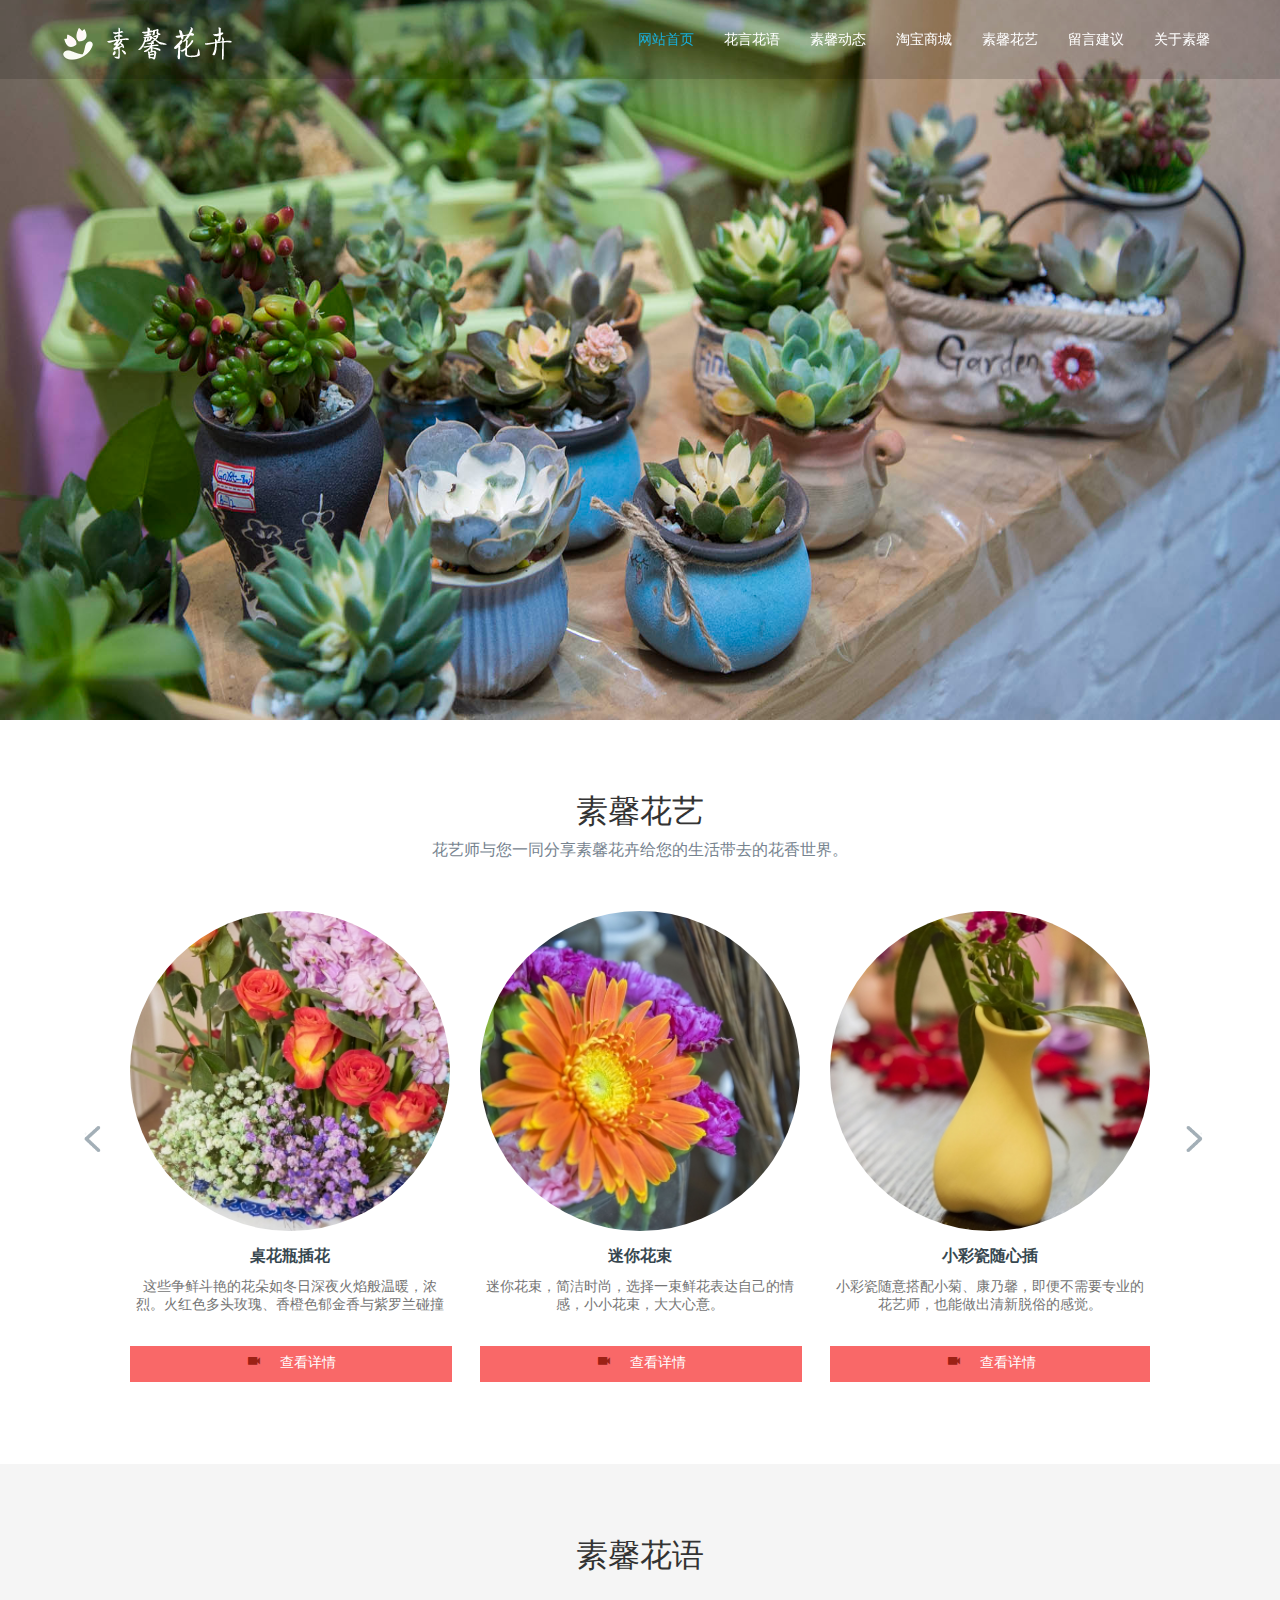
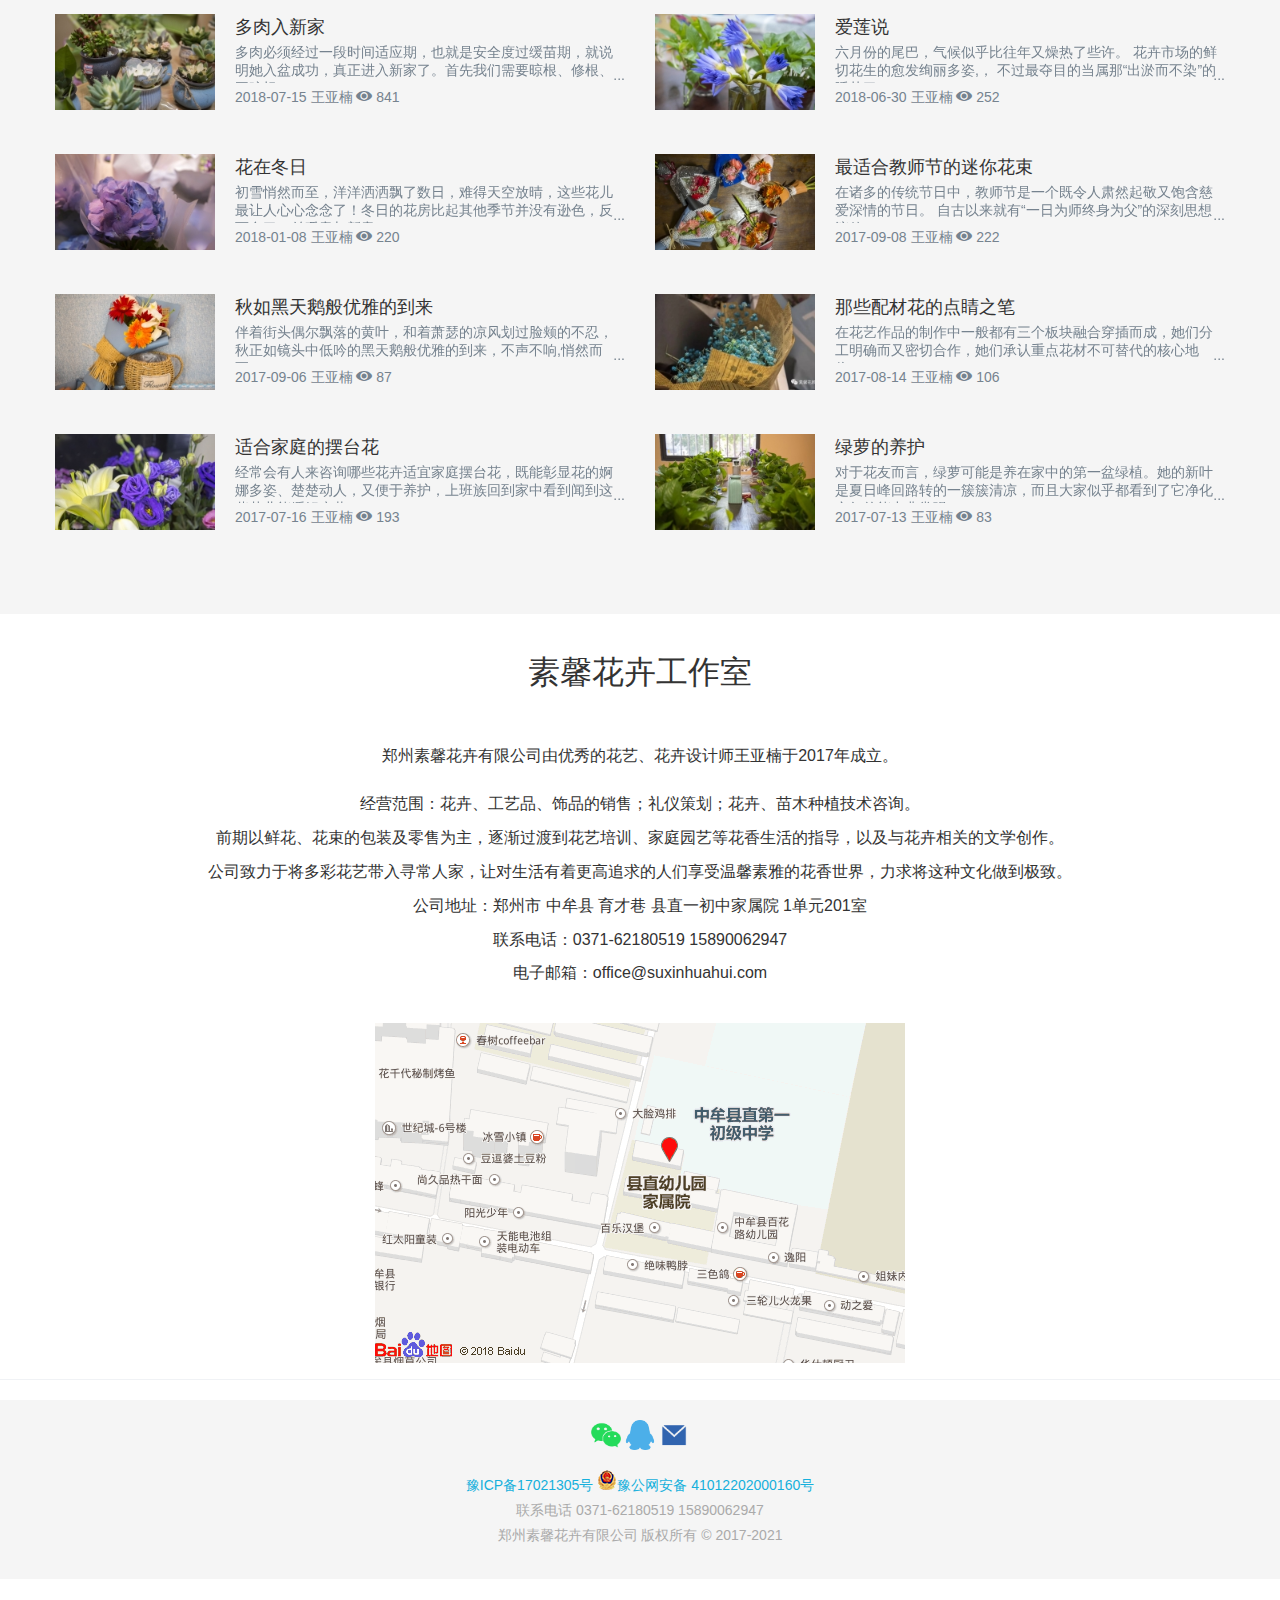
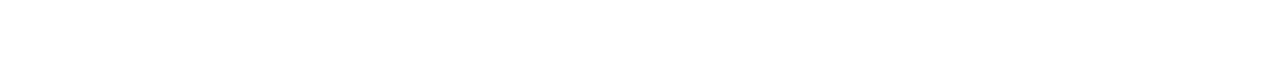
<file: index.html>
<!DOCTYPE html>
<html lang="en">
<head>
    <meta charset="UTF-8">
    <title>网站首页</title>
    <link rel="stylesheet" href="./css/index.css">
    <link rel="stylesheet" href="./css/iconfont.css">
</head>
<body>
<div class="nav">
    <div class="navContent">
        <div class="logo">
            <a href="" title="素馨花卉">
                <img src="./images/logo.png" alt="">
            </a>
        </div>
        <ul class="navList">
            <li><a href="" title="网站首页" style="color: #16b0dc">网站首页</a></li>
            <li><a href="flowerLanguage.html" title="花言花语">花言花语</a></li>
            <li><a href="dynamic.html" title="素馨动态">素馨动态</a></li>
            <li><a href="" title="淘宝商城">淘宝商城</a></li>
            <li><a href="flowerArt.html" title="素馨花艺">素馨花艺</a></li>
            <li><a href="suggest.html" title="留言建议">留言建议</a></li>
            <li><a href="about.html" title="关于素馨">关于素馨</a></li>
        </ul>
    </div>
</div>
<!--nav-->

<div class="banner">
    <a href=""><img src="./images/banner.jpg" alt=""></a>
</div>
<!--banner-->

<div class="art">
    <div class="artContent">
        <h1>素馨花艺</h1>
        <p class="desc">花艺师与您一同分享素馨花卉给您的生活带去的花香世界。</p>
        <div class="swiper">
            <div class="swiperLeft">
                <a href=""><img src="./images/left.png" alt="" ></a>
            </div>
            <div class="swiperMiddle">
                <ul class="swiperContent">
                    <li class="swiperSlide">
                        <img src="./images/middle1.jpg" alt="" >
                        <h4>桌花瓶插花</h4>
                        <p>这些争鲜斗艳的花朵如冬日深夜火焰般温暖，浓烈。火红色多头玫瑰、香橙色郁金香与紫罗兰碰撞</p>
                        <a href=""><div class="look">
                            <i class="iconfont icon-htmal5icon10" style="color: #9c2115;margin-right: 15px;"></i>
                            查看详情</div></a>
                    </li>
                    <!--item-->
                    <li class="swiperSlide">
                        <img src="./images/middle2.jpg" alt="" >
                        <h4>迷你花束</h4>
                        <p>迷你花束，简洁时尚，选择一束鲜花表达自己的情感，小小花束，大大心意。</p>
                        <a href=""><div class="look">
                            <i class="iconfont icon-htmal5icon10" style="color: #9c2115;margin-right: 15px;"></i>
                            查看详情</div></a>
                    </li>
                    <!--item-->
                    <li class="swiperSlide">
                        <img src="./images/middle3.jpg" alt="" >
                        <h4>小彩瓷随心插</h4>
                        <p>小彩瓷随意搭配小菊、康乃馨，即便不需要专业的花艺师，也能做出清新脱俗的感觉。</p>
                        <a href=""><div class="look">
                            <i class="iconfont icon-htmal5icon10" style="color: #9c2115;margin-right: 15px;"></i>
                            查看详情</div></a>
                    </li>
                    <!--item-->
                    <li class="swiperSlide">
                        <img src="./images/middle4.jpg" alt="" >
                        <h4>插花花篮</h4>
                        <p>香槟玫瑰、红玫瑰配以红豆，几支康乃馨和黄莺，以手工编织花篮装饰，清新脱俗。</p>
                        <a href=""><div class="look">
                            <i class="iconfont icon-htmal5icon10" style="color: #9c2115;margin-right: 15px;"></i>
                            查看详情</div></a>
                    </li>
                    <!--item-->
                    <li class="swiperSlide">
                        <h4>香槟玫瑰</h4>
                        <p>以香槟玫瑰为主色调，百合与康乃馨点缀之间，给炎炎夏日带来一抹清凉。</p>
                        <a href=""><div class="look">
                            <i class="iconfont icon-htmal5icon10" style="color: #9c2115;margin-right: 15px;"></i>
                            查看详情</div></a>
                    </li>
                    <!--item-->
                </ul>

            </div>
            <div class="swiperRight">
                <a href=""><img src="./images/right.png" alt=""></a>
            </div>
        </div>

    </div>
</div>
<!--art-->

<div class="flower">
    <div class="flowerContent">
        <h1>素馨花语</h1>
        <ul class="flowerList">
            <li class="flowerItem">
                <div class="ItemThumb">
                    <a href="" title="多肉入新家">
                        <img src="./images/flower1.jpg" alt="">
                    </a>
                </div>
                <div class="ItemInfo">
                    <h2><a class="InfoTitle" href="" title="多肉入新家">多肉入新家</a></h2>
                    <p class="InfoDesc">多肉必须经过一段时间适应期，也就是安全度过缓苗期，就说明她入盆成功，真正进入新家了。首先我们需要晾根、修根、再晾根。</p>
                    <div class="InfoOther">
                        <span>2018-07-15</span>
                        <span>王亚楠</span>
                        <i class="iconfont icon-ai-eye"></i>
                        <span>841</span>
                    </div>
                </div>
            </li>
            <!--item-->
            <li class="flowerItem">
                <div class="ItemThumb">
                    <a href="" title="爱莲说">
                        <img src="./images/flower2.jpg" alt="">
                    </a>
                </div>
                <div class="ItemInfo">
                    <h2><a class="InfoTitle" href="" title="爱莲说">爱莲说</a></h2>
                    <p class="InfoDesc">六月份的尾巴，气候似乎比往年又燥热了些许。 花卉市场的鲜切花生的愈发绚丽多姿,， 不过最夺目的当属那“出淤而不染”的睡莲了。</p>
                    <div class="InfoOther">
                        <span>2018-06-30</span>
                        <span>王亚楠</span>
                        <i class="iconfont icon-ai-eye"></i>
                        <span>252</span>
                    </div>
                </div>
            </li>
            <!--item-->
            <li class="flowerItem">
                <div class="ItemThumb">
                    <a href="" title="花在冬日">
                        <img src="./images/flower3.jpg" alt="">
                    </a>
                </div>
                <div class="ItemInfo">
                    <h2><a class="InfoTitle" href="" title="花在冬日">花在冬日</a></h2>
                    <p class="InfoDesc">初雪悄然而至，洋洋洒洒飘了数日，难得天空放晴，这些花儿最让人心心念念了！冬日的花房比起其他季节并没有逊色，反而多了一丝暖意与新意！</p>
                    <div class="InfoOther">
                        <span>2018-01-08</span>
                        <span>王亚楠</span>
                        <i class="iconfont icon-ai-eye"></i>
                        <span>220</span>
                    </div>
                </div>
            </li>
            <!--item-->
            <li class="flowerItem">
                <div class="ItemThumb">
                    <a href="" title="最适合教师节的迷你花束">
                        <img src="./images/flower4.jpg" alt="">
                    </a>
                </div>
                <div class="ItemInfo">
                    <h2><a class="InfoTitle" href="" title="最适合教师节的迷你花束">最适合教师节的迷你花束</a></h2>
                    <p class="InfoDesc">在诸多的传统节日中，教师节是一个既令人肃然起敬又饱含慈爱深情的节日。 自古以来就有“一日为师终身为父”的深刻思想流传。</p>
                    <div class="InfoOther">
                        <span>2017-09-08</span>
                        <span>王亚楠</span>
                        <i class="iconfont icon-ai-eye"></i>
                        <span>222</span>
                    </div>
                </div>
            </li>
            <!--item-->
            <li class="flowerItem">
                <div class="ItemThumb">
                    <a href="" title="秋如黑天鹅般优雅的到来">
                        <img src="./images/flower5.jpg" alt="">
                    </a>
                </div>
                <div class="ItemInfo">
                    <h2><a class="InfoTitle" href="" title="秋如黑天鹅般优雅的到来">秋如黑天鹅般优雅的到来</a></h2>
                    <p class="InfoDesc">伴着街头偶尔飘落的黄叶，和着萧瑟的凉风划过脸颊的不忍，秋正如镜头中低吟的黑天鹅般优雅的到来，不声不响,悄然而至。</p>
                    <div class="InfoOther">
                        <span>2017-09-06</span>
                        <span>王亚楠</span>
                        <i class="iconfont icon-ai-eye"></i>
                        <span>87</span>
                    </div>
                </div>
            </li>
            <!--item-->
            <li class="flowerItem">
                <div class="ItemThumb">
                    <a href="" title="那些配材花的点睛之笔">
                        <img src="./images/flower6.jpg" alt="">
                    </a>
                </div>
                <div class="ItemInfo">
                    <h2><a class="InfoTitle" href="" title="那些配材花的点睛之笔">那些配材花的点睛之笔</a></h2>
                    <p class="InfoDesc">在花艺作品的制作中一般都有三个板块融合穿插而成，她们分工明确而又密切合作，她们承认重点花材不可替代的核心地位。</p>
                    <div class="InfoOther">
                        <span>2017-08-14</span>
                        <span>王亚楠</span>
                        <i class="iconfont icon-ai-eye"></i>
                        <span>106</span>
                    </div>
                </div>
            </li>
            <!--item-->
            <li class="flowerItem">
                <div class="ItemThumb">
                    <a href="" title="适合家庭的摆台花">
                        <img src="./images/flower7.jpg" alt="">
                    </a>
                </div>
                <div class="ItemInfo">
                    <h2><a class="InfoTitle" href="" title="适合家庭的摆台花">适合家庭的摆台花</a></h2>
                    <p class="InfoDesc">经常会有人来咨询哪些花卉适宜家庭摆台花，既能彰显花的婀娜多姿、楚楚动人，又便于养护，上班族回到家中看到闻到这些花儿能缓解疲劳。</p>
                    <div class="InfoOther">
                        <span>2017-07-16</span>
                        <span>王亚楠</span>
                        <i class="iconfont icon-ai-eye"></i>
                        <span>193</span>
                    </div>
                </div>
            </li>
            <!--item-->
            <li class="flowerItem">
                <div class="ItemThumb">
                    <a href="" title="绿萝的养护">
                        <img src="./images/flower8.jpg" alt="">
                    </a>
                </div>
                <div class="ItemInfo">
                    <h2><a class="InfoTitle" href="" title="绿萝的养护">绿萝的养护</a></h2>
                    <p class="InfoDesc">对于花友而言，绿萝可能是养在家中的第一盆绿植。她的新叶是夏日峰回路转的一簇簇清凉，而且大家似乎都看到了它净化空气的能力非常强。</p>
                    <div class="InfoOther">
                        <span>2017-07-13</span>
                        <span>王亚楠</span>
                        <i class="iconfont icon-ai-eye"></i>
                        <span>83</span>
                    </div>
                </div>
            </li>
            <!--item-->

        </ul>
    </div>
</div>
<!--flower-->

<div class="work">
    <div class="workContent">
        <h1>素馨花卉工作室</h1>
        <p id="workP">郑州素馨花卉有限公司由优秀的花艺、花卉设计师王亚楠于2017年成立。</p>
        <p>经营范围：花卉、工艺品、饰品的销售；礼仪策划；花卉、苗木种植技术咨询。</p>
        <p>前期以鲜花、花束的包装及零售为主，逐渐过渡到花艺培训、家庭园艺等花香生活的指导，以及与花卉相关的文学创作。</p>
        <p>公司致力于将多彩花艺带入寻常人家，让对生活有着更高追求的人们享受温馨素雅的花香世界，力求将这种文化做到极致。</p>
        <p>公司地址：郑州市 中牟县 育才巷 县直一初中家属院 1单元201室</p>
        <p>联系电话：0371-62180519 15890062947</p>
        <p>电子邮箱：office@suxinhuahui.com</p>
        <div><img src="./images/work.png" alt=""></div>
    </div>
</div>
<!--work-->

<div class="footer">
    <div class="footerTop"></div>
    <div class="footerContent">
        <div class="footerSocial">
            <div class="footerImg">
                <a href=""><img src="./images/WeChat.png" alt=""></a>
                <a href=""><img src="./images/QQ.png" alt=""></a>
                <a href=""><img src="./images/Mail.png" alt=""></a>
            </div>
            <div class="footerNum">
                <a href="">豫ICP备17021305号</a>
                <a href=""><img src="./images/Police.png" alt="" style="width: 20px;height: 20px;" >豫公网安备 41012202000160号</a>
            <p>联系电话 0371-62180519  15890062947</p>
            <p>郑州素馨花卉有限公司 版权所有 © 2017-2021</p>
            </div>
        </div>
    </div>

</div>
<!--footer-->
</body>
</html>
</file>
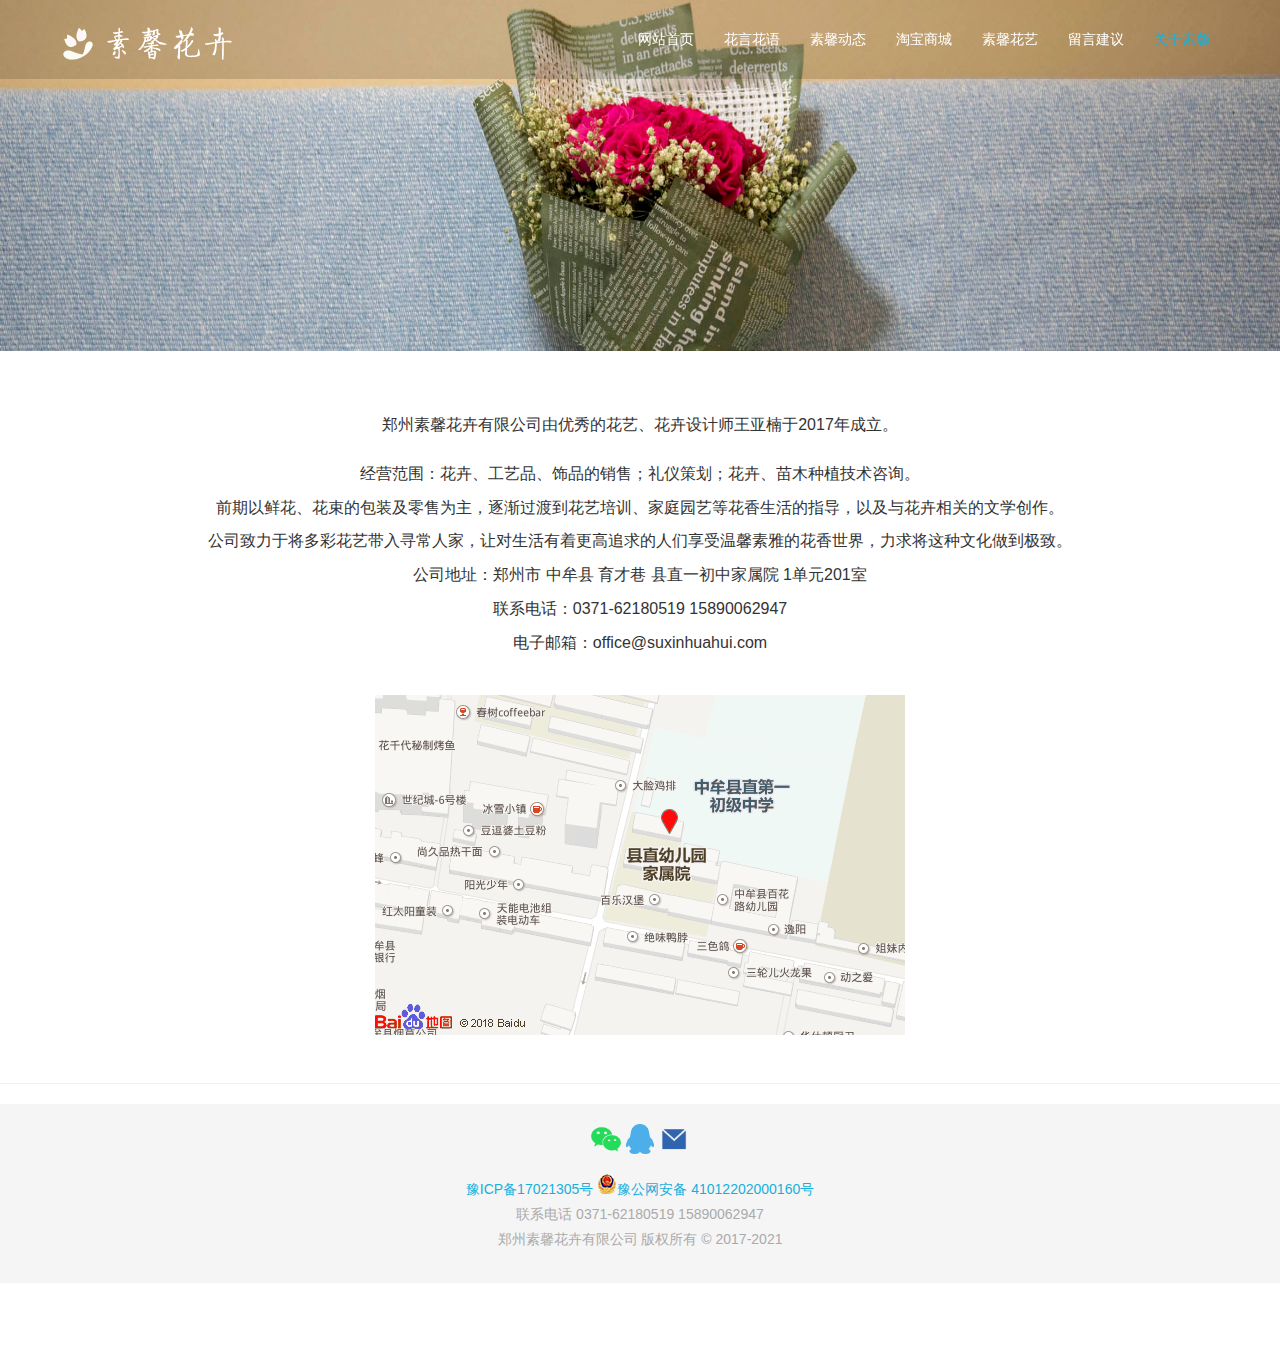
<file: about.html>
<!DOCTYPE html>
<html lang="en">
<head>
    <meta charset="UTF-8">
    <title>关于素馨</title>
    <link rel="stylesheet" href="./css/about.css">
</head>
<body>
<div class="nav">
    <div class="navContent">
        <div class="logo">
            <a href="" title="素馨花卉">
                <img src="./images/logo.png" alt="">
            </a>
        </div>
        <ul class="navList">
            <li><a href="index.html" title="网站首页">网站首页</a></li>
            <li><a href="flowerLanguage.html" title="花言花语">花言花语</a></li>
            <li><a href="dynamic.html" title="素馨动态">素馨动态</a></li>
            <li><a href="" title="淘宝商城">淘宝商城</a></li>
            <li><a href="flowerArt.html" title="素馨花艺">素馨花艺</a></li>
            <li><a href="suggest.html" title="留言建议">留言建议</a></li>
            <li><a href="" title="关于素馨" style="color: #16b0dc">关于素馨</a></li>
        </ul>
    </div>
</div>
<!--nav-->

<div class="banner">
    <img src="./images/about.JPG" alt="">
</div>
<!--banner-->

<div class="work">
    <div class="workContent">
        <p id="workP">郑州素馨花卉有限公司由优秀的花艺、花卉设计师王亚楠于2017年成立。</p>
        <p>经营范围：花卉、工艺品、饰品的销售；礼仪策划；花卉、苗木种植技术咨询。</p>
        <p>前期以鲜花、花束的包装及零售为主，逐渐过渡到花艺培训、家庭园艺等花香生活的指导，以及与花卉相关的文学创作。</p>
        <p>公司致力于将多彩花艺带入寻常人家，让对生活有着更高追求的人们享受温馨素雅的花香世界，力求将这种文化做到极致。</p>
        <p>公司地址：郑州市 中牟县 育才巷 县直一初中家属院 1单元201室</p>
        <p>联系电话：0371-62180519 15890062947</p>
        <p>电子邮箱：office@suxinhuahui.com</p>
        <div><img src="./images/work.png" alt=""></div>
    </div>
</div>
<!--work-->

<div class="footer">
    <div class="footerTop"></div>
    <div class="footerContent">
        <div class="footerSocial">
            <div class="footerImg">
                <a href=""><img src="./images/WeChat.png" alt=""></a>
                <a href=""><img src="./images/QQ.png" alt=""></a>
                <a href=""><img src="./images/Mail.png" alt=""></a>
            </div>
            <div class="footerNum">
                <a href="">豫ICP备17021305号</a>
                <a href=""><img src="./images/Police.png" alt="" style="width: 20px;height: 20px;" >豫公网安备 41012202000160号</a>
            <p>联系电话 0371-62180519  15890062947</p>
            <p>郑州素馨花卉有限公司 版权所有 © 2017-2021</p>
            </div>
        </div>
    </div>

</div>
<!--footer-->
</body>
</html>
</file>
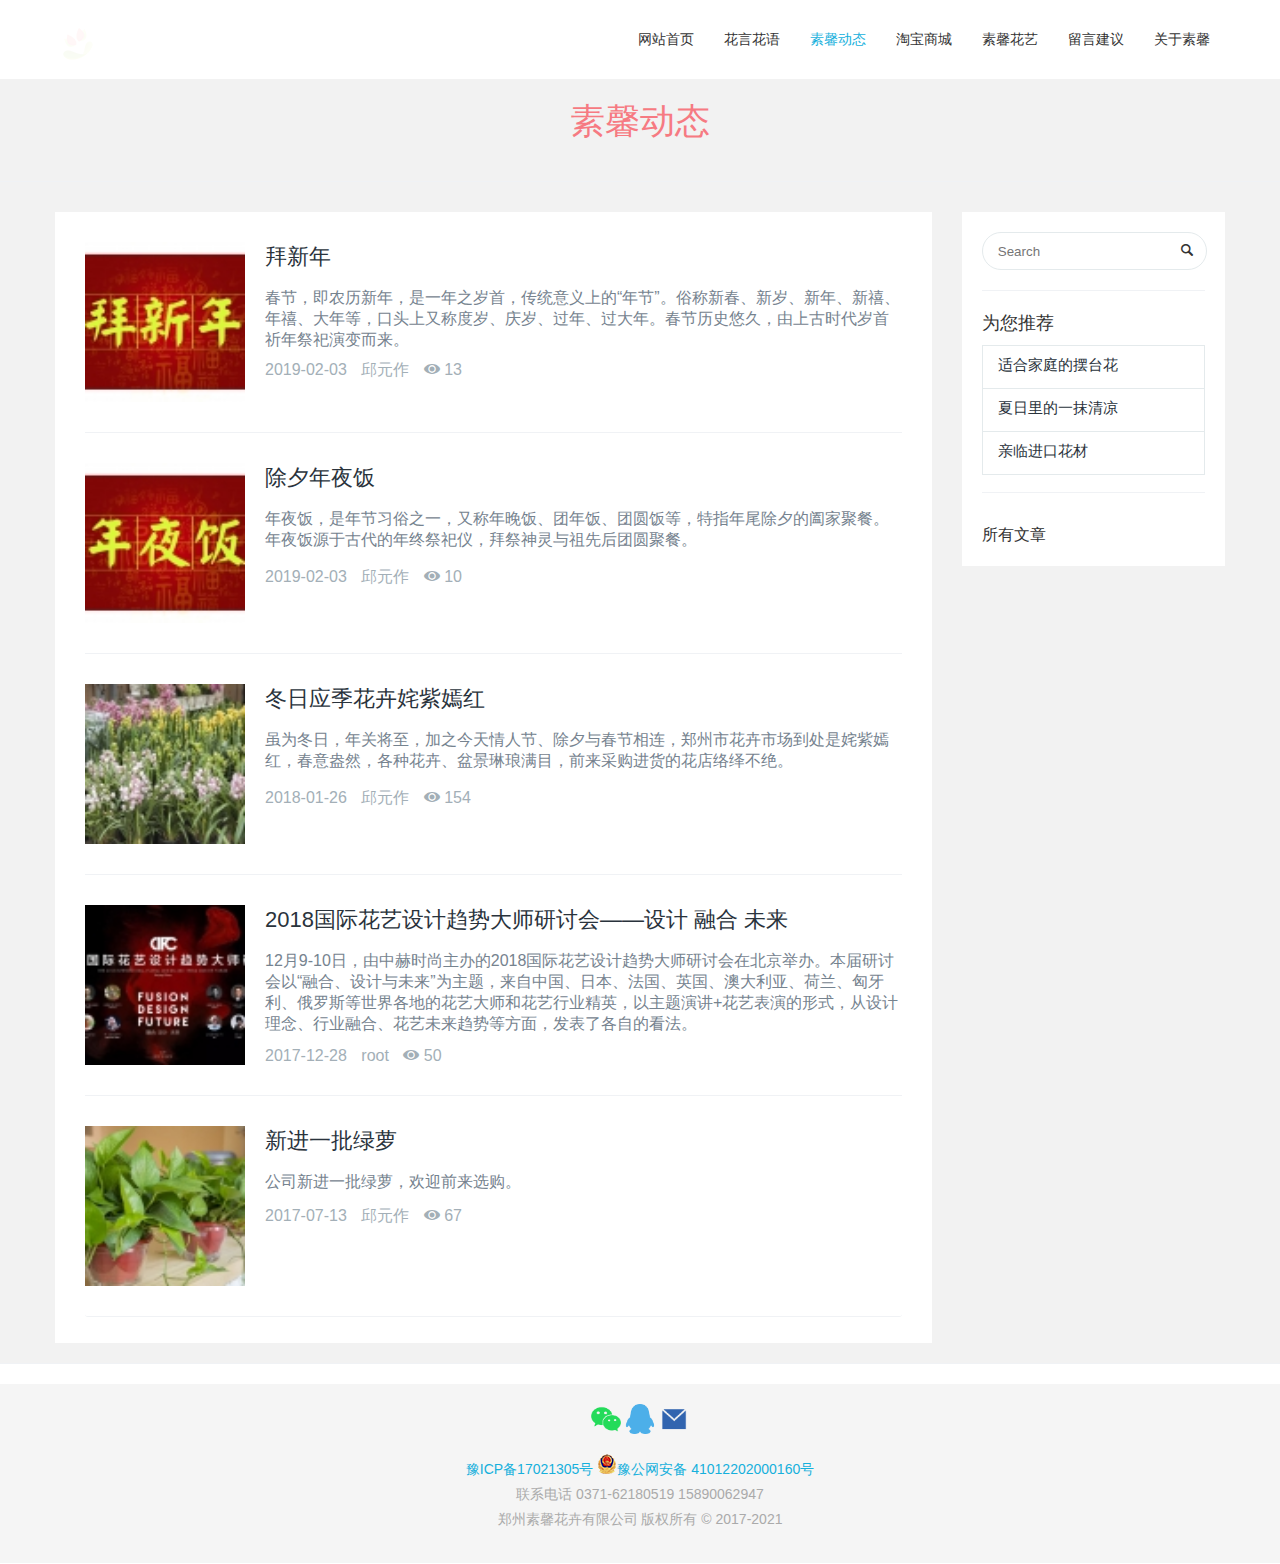
<file: dynamic.html>
<!DOCTYPE html>
<html lang="en">
<head>
    <meta charset="UTF-8">
    <title>素馨动态</title>
    <link rel="stylesheet" href="./css/dynamic.css">
    <link rel="stylesheet" href="./css/iconfont.css">
</head>
<body>
<div class="nav">
    <div class="navContent">
        <div class="logo">
            <a href="" title="素馨花卉">
                <img src="./images/logo.png" alt="">
            </a>
        </div>
        <ul class="navList">
            <li><a href="index.html" title="网站首页">网站首页</a></li>
            <li><a href="flowerLanguage.html" title="花言花语">花言花语</a></li>
            <li><a href="" title="素馨动态" style="color: #16b0dc">素馨动态</a></li>
            <li><a href="" title="淘宝商城">淘宝商城</a></li>
            <li><a href="flowerArt.html" title="素馨花艺">素馨花艺</a></li>
            <li><a href="suggest.html" title="留言建议">留言建议</a></li>
            <li><a href="about.html" title="关于素馨">关于素馨</a></li>
        </ul>
    </div>
</div>
<!--nav-->

<div class="main">
    <div class="mainHead">
        <h1>素馨动态</h1>
    </div>
    <div class="mainContent">
        <div class="container">
            <div class="containerLeft">
                <div class="itemList">
                    <div class="containerImg">
                        <a href=""><img src="./images/dynamic1.jpg" alt="" title="拜新年"></a>
                    </div>
                    <div class="containerContent">
                        <div class="itemFont">
                            <h2><a href="" title="拜新年">拜新年</a></h2>
                            <p class="itemContent2">春节，即农历新年，是一年之岁首，传统意义上的“年节”。俗称新春、新岁、新年、新禧、年禧、大年等，口头上又称度岁、庆岁、过年、过大年。春节历史悠久，由上古时代岁首祈年祭祀演变而来。</p>
                            <div class="itemOther">
                                <span>2019-02-03</span>
                                <span style="margin-left: 10px">邱元作</span>
                                <i class="iconfont icon-ai-eye" style="margin-left: 10px"></i>
                                <span>13</span>
                            </div>
                        </div>
                    </div>
                </div>
                <!--item1-->
                <div class="itemList">
                    <div class="containerImg">
                        <a href=""><img src="./images/dynamic2.jpg" alt="" title="除夕年夜饭"></a>
                    </div>
                    <div class="containerContent">
                        <div class="itemFont">
                            <h2><a href="" title="除夕年夜饭">除夕年夜饭</a></h2>
                            <p class="itemContent1">年夜饭，是年节习俗之一，又称年晚饭、团年饭、团圆饭等，特指年尾除夕的阖家聚餐。年夜饭源于古代的年终祭祀仪，拜祭神灵与祖先后团圆聚餐。</p>
                            <div class="itemOther">
                                <span>2019-02-03</span>
                                <span style="margin-left: 10px">邱元作</span>
                                <i class="iconfont icon-ai-eye" style="margin-left: 10px"></i>
                                <span>10</span>
                            </div>
                        </div>
                    </div>
                </div>
                <!--item2-->
                <div class="itemList">
                    <div class="containerImg">
                        <a href=""><img src="./images/dynamic3.jpg" alt="" title="冬日应季花卉姹紫嫣红"></a>
                    </div>
                    <div class="containerContent">
                        <div class="itemFont">
                            <h2><a href="" title="冬日应季花卉姹紫嫣红">冬日应季花卉姹紫嫣红</a></h2>
                            <p class="itemContent1">虽为冬日，年关将至，加之今天情人节、除夕与春节相连，郑州市花卉市场到处是姹紫嫣红，春意盎然，各种花卉、盆景琳琅满目，前来采购进货的花店络绎不绝。</p>
                            <div class="itemOther">
                                <span>2018-01-26</span>
                                <span style="margin-left: 10px">邱元作</span>
                                <i class="iconfont icon-ai-eye" style="margin-left: 10px"></i>
                                <span>154</span>
                            </div>
                        </div>
                    </div>
                </div>
                <!--item3-->
                <div class="itemList">
                    <div class="containerImg">
                        <a href=""><img src="./images/dynamic4.jpg" alt="" title="2018国际花艺设计趋势大师研讨会——设计 融合 未来"></a>
                    </div>
                    <div class="containerContent">
                        <div class="itemFont">
                            <h2><a href="" title="2018国际花艺设计趋势大师研讨会——设计 融合 未来">2018国际花艺设计趋势大师研讨会——设计 融合 未来</a></h2>
                            <p class="itemContent">12月9-10日，由中赫时尚主办的2018国际花艺设计趋势大师研讨会在北京举办。本届研讨会以“融合、设计与未来”为主题，来自中国、日本、法国、英国、澳大利亚、荷兰、匈牙利、俄罗斯等世界各地的花艺大师和花艺行业精英，以主题演讲+花艺表演的形式，从设计理念、行业融合、花艺未来趋势等方面，发表了各自的看法。</p>
                            <div class="itemOther">
                                <span>2017-12-28</span>
                                <span style="margin-left: 10px">root</span>
                                <i class="iconfont icon-ai-eye" style="margin-left: 10px"></i>
                                <span>50</span>
                            </div>
                        </div>
                    </div>
                </div>
                <!--item4-->
                <div class="itemList">
                    <div class="containerImg">
                        <a href=""><img src="./images/dynamic5.jpg" alt="" title="新进一批绿萝"></a>
                    </div>
                    <div class="containerContent">
                        <div class="itemFont">
                            <h2><a href="" title="新进一批绿萝">新进一批绿萝</a></h2>
                            <p class="itemContent3">公司新进一批绿萝，欢迎前来选购。</p>
                            <div class="itemOther">
                                <span>2017-07-13 </span>
                                <span style="margin-left: 10px">邱元作</span>
                                <i class="iconfont icon-ai-eye" style="margin-left: 10px"></i>
                                <span>67</span>
                            </div>
                        </div>
                    </div>
                </div>
                <!--item5-->
            </div>
            <div class="containerRight">
                <div class="rightContent">
                    <div class="search">
                        <input type="text" placeholder="    Search">
                        <a href=""><i class="iconfont icon-sousuo"></i></a>
                    </div>
                    <div class="recommend">
                        <h3>为您推荐</h3>
                        <ul class="listGroup">
                            <li class="listItem">
                                <a href="" title="适合家庭的摆台花">适合家庭的摆台花</a>
                            </li>
                            <li class="listItem">
                                <a href="" title="夏日里的一抹清凉">夏日里的一抹清凉</a>
                            </li>
                            <li class="listItem">
                                <a href="" title="亲临进口花材">亲临进口花材</a>
                            </li>
                        </ul>
                        <h4><a href="">所有文章</a></h4>
                    </div>
                </div>
            </div>
        </div>
    </div>
</div>
<!--main-->

<div class="footer">
    <div class="footerTop"></div>
    <div class="footerContent">
        <div class="footerSocial">
            <div class="footerImg">
                <a href=""><img src="./images/WeChat.png" alt=""></a>
                <a href=""><img src="./images/QQ.png" alt=""></a>
                <a href=""><img src="./images/Mail.png" alt=""></a>
            </div>
            <div class="footerNum">
                <a href="">豫ICP备17021305号</a>
                <a href=""><img src="./images/Police.png" alt="" style="width: 20px;height: 20px;" >豫公网安备 41012202000160号</a>
            <p>联系电话 0371-62180519  15890062947</p>
            <p>郑州素馨花卉有限公司 版权所有 © 2017-2021</p>
            </div>
        </div>
    </div>

</div>
<!--footer-->
</body>
</html>
</file>
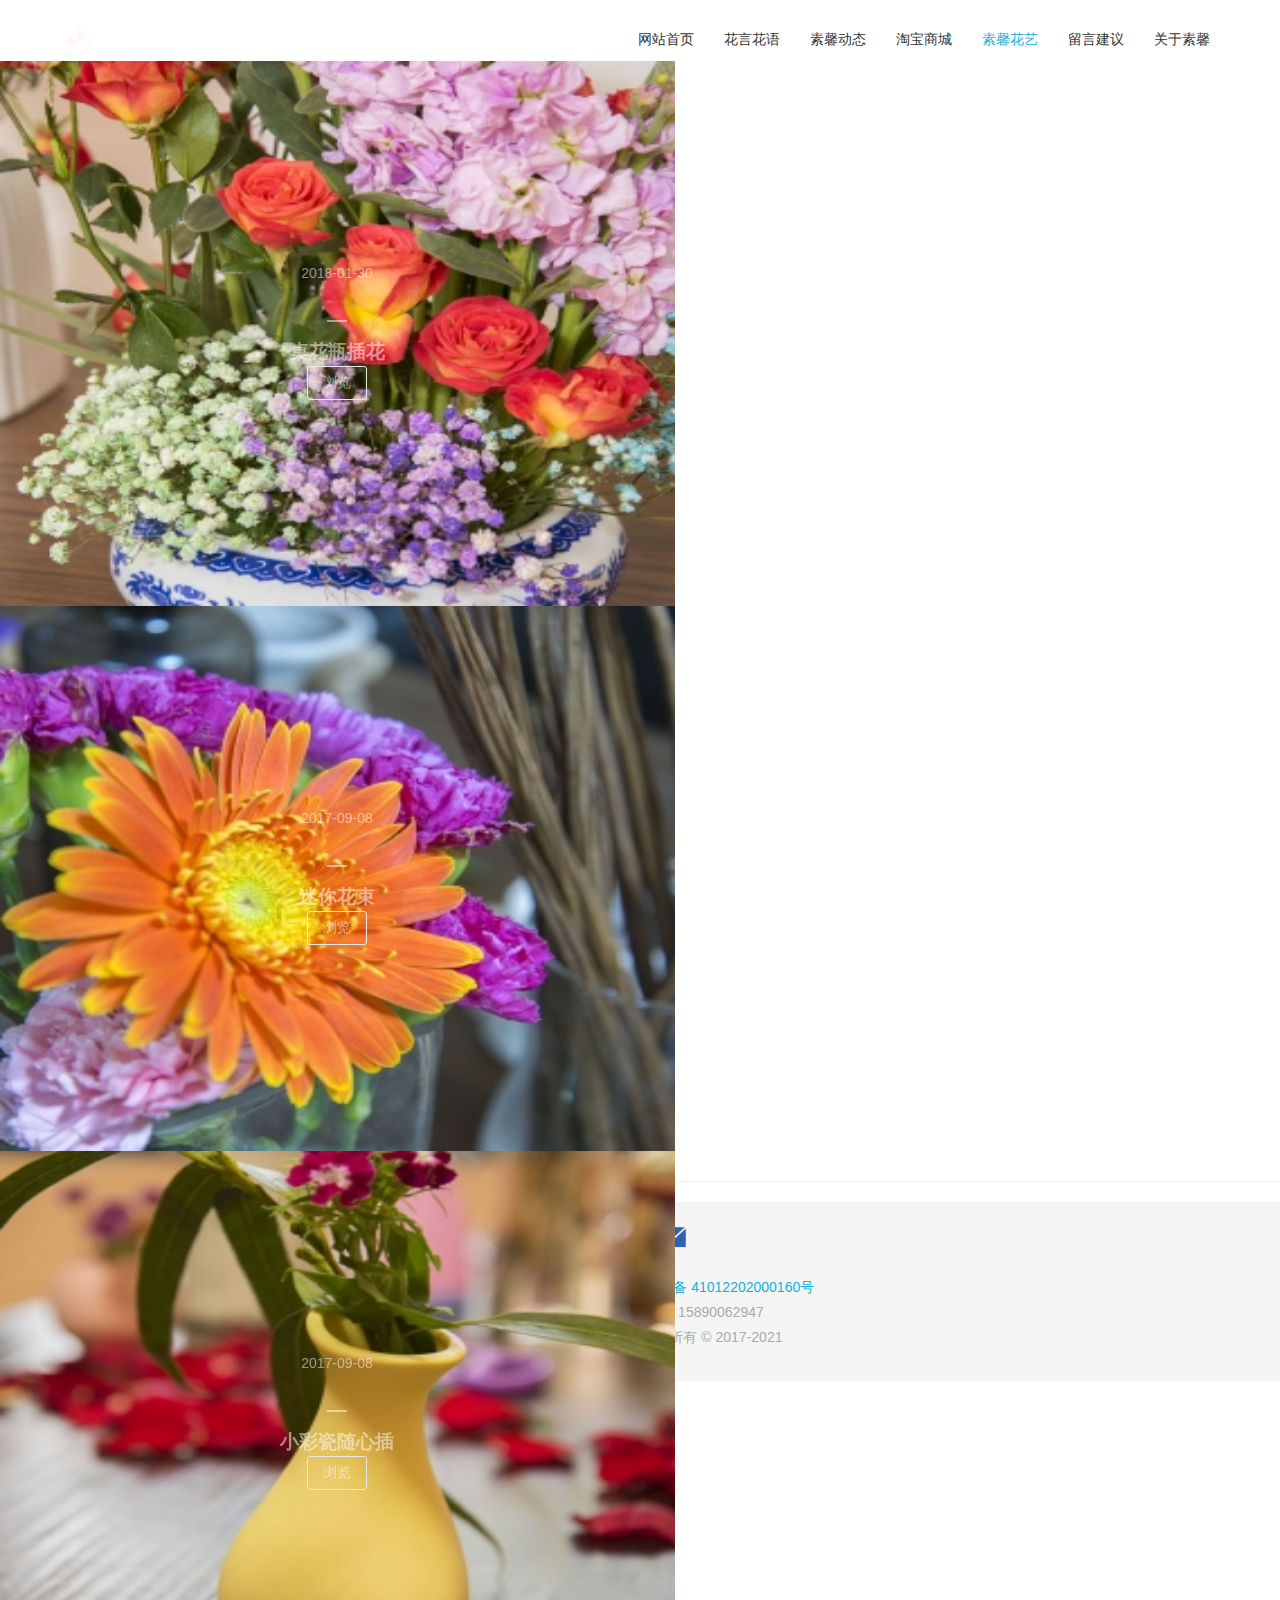
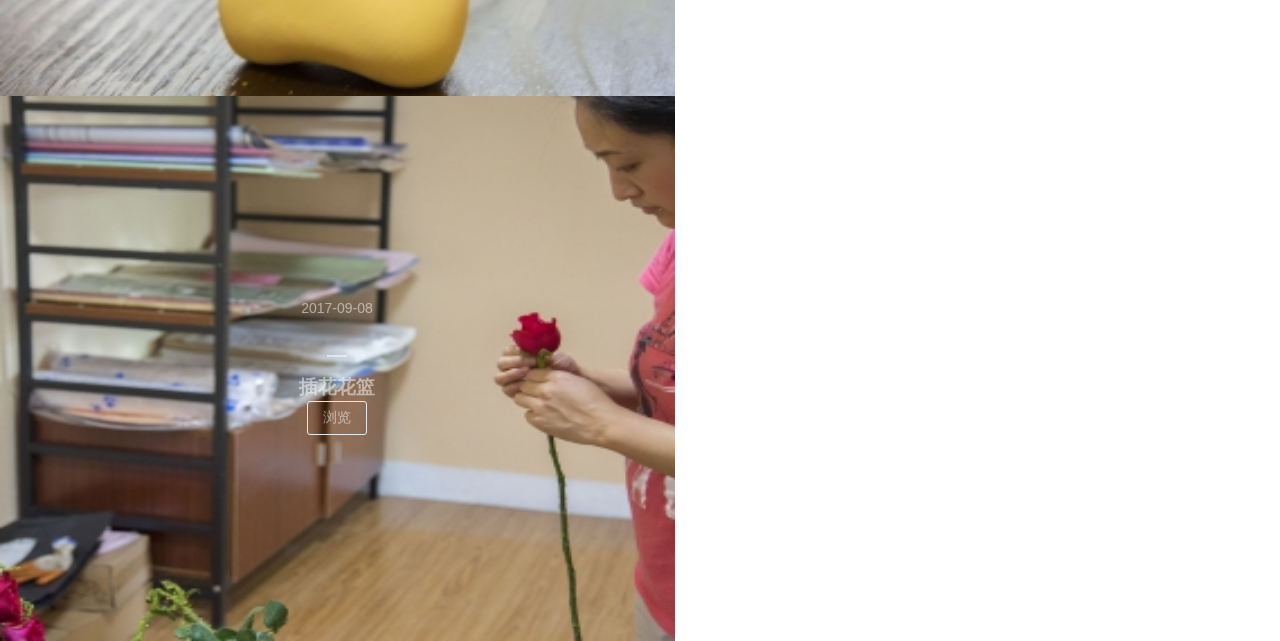
<file: flowerArt.html>
<!DOCTYPE html>
<html lang="en">
<head>
    <meta charset="UTF-8">
    <title>素馨花艺</title>
    <link rel="stylesheet" href="./css/flowerArt.css">
    <link rel="stylesheet" href="./css/iconfont.css">
</head>
<body>
<div class="nav">
    <div class="navContent">
        <div class="logo">
            <a href="" title="素馨花卉">
                <img src="./images/logo.png" alt="">
            </a>
        </div>
        <ul class="navList">
            <li><a href="index.html" title="网站首页">网站首页</a></li>
            <li><a href="flowerLanguage.html" title="花言花语">花言花语</a></li>
            <li><a href="dynamic.html" title="素馨动态">素馨动态</a></li>
            <li><a href="" title="淘宝商城">淘宝商城</a></li>
            <li><a href="" title="素馨花艺" style="color: #16b0dc">素馨花艺</a></li>
            <li><a href="suggest.html" title="留言建议">留言建议</a></li>
            <li><a href="about.html" title="关于素馨">关于素馨</a></li>
        </ul>
    </div>
</div>
<!--nav-->

<div class="main">
    <div class="mainBox">
        <img src="./images/middle1.jpg" alt="">
        <div class="imgBox">
            <p class="date">2018-01-30</p>
            <p class="line"></p>
            <h3>桌花瓶插花</h3>
            <button type="button">浏览</button>
        </div>
    </div>
    <div class="mainBox">
        <img src="./images/middle2.jpg" alt="">
        <div class="imgBox">
            <p class="date">2017-09-08</p>
            <p class="line"></p>
            <h3>迷你花束</h3>
            <button type="button">浏览</button>
        </div>
    </div>
    <div class="mainBox">
        <img src="./images/middle3.jpg" alt="">
        <div class="imgBox">
            <p class="date">2017-09-08</p>
            <p class="line"></p>
            <h3>小彩瓷随心插</h3>
            <button type="button">浏览</button>
        </div>
    </div>
    <div class="mainBox">
        <img src="./images/middle4.jpg" alt="">
        <div class="imgBox">
            <p class="date">2017-09-08</p>
            <p class="line"></p>
            <h3>插花花篮</h3>
            <button type="button">浏览</button>
        </div>
    </div>
</div>
<!--main-->

<div class="footer">
    <div class="footerTop"></div>
    <div class="footerContent">
        <div class="footerSocial">
            <div class="footerImg">
                <a href=""><img src="./images/WeChat.png" alt=""></a>
                <a href=""><img src="./images/QQ.png" alt=""></a>
                <a href=""><img src="./images/Mail.png" alt=""></a>
            </div>
            <div class="footerNum">
                <a href="">豫ICP备17021305号</a>
                <a href=""><img src="./images/Police.png" alt="" style="width: 20px;height: 20px;" >豫公网安备 41012202000160号</a>
            <p>联系电话 0371-62180519  15890062947</p>
            <p>郑州素馨花卉有限公司 版权所有 © 2017-2021</p>
            </div>
        </div>
    </div>

</div>
<!--footer-->
</body>
</html>
</file>
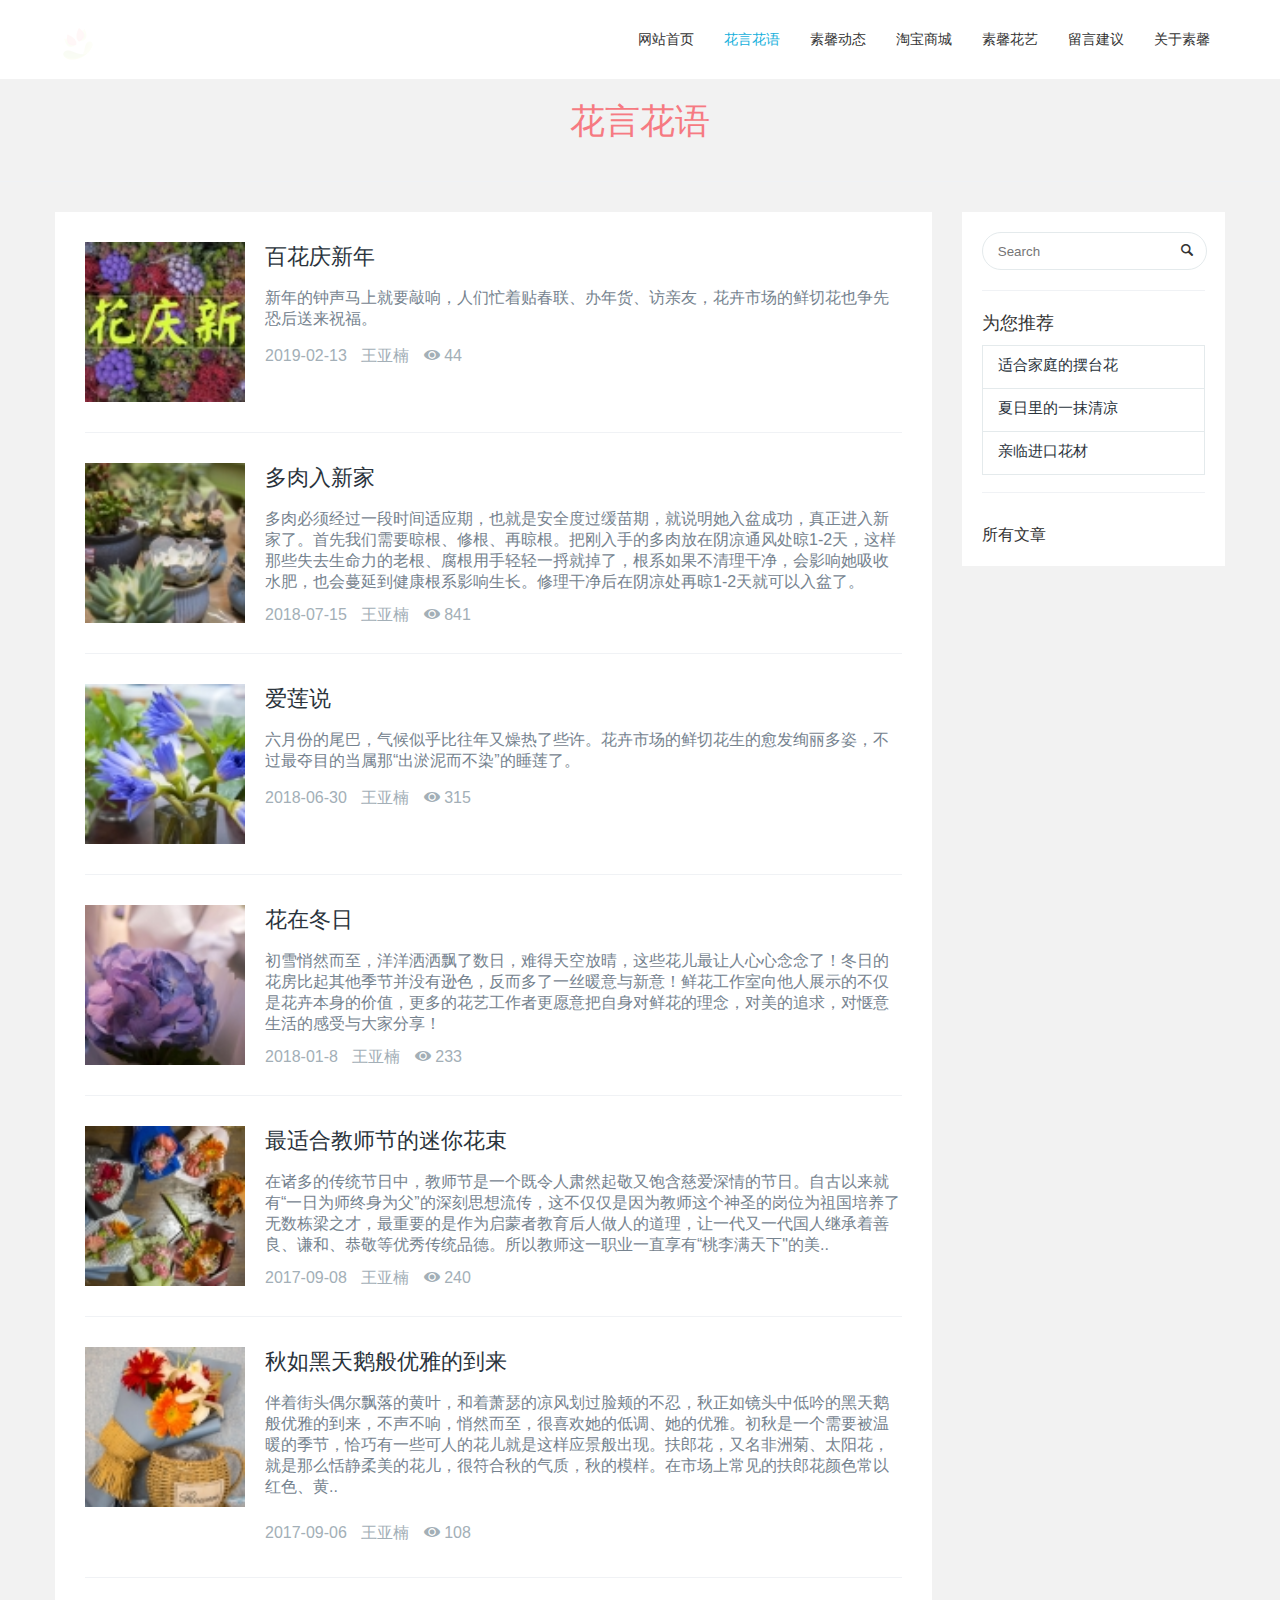
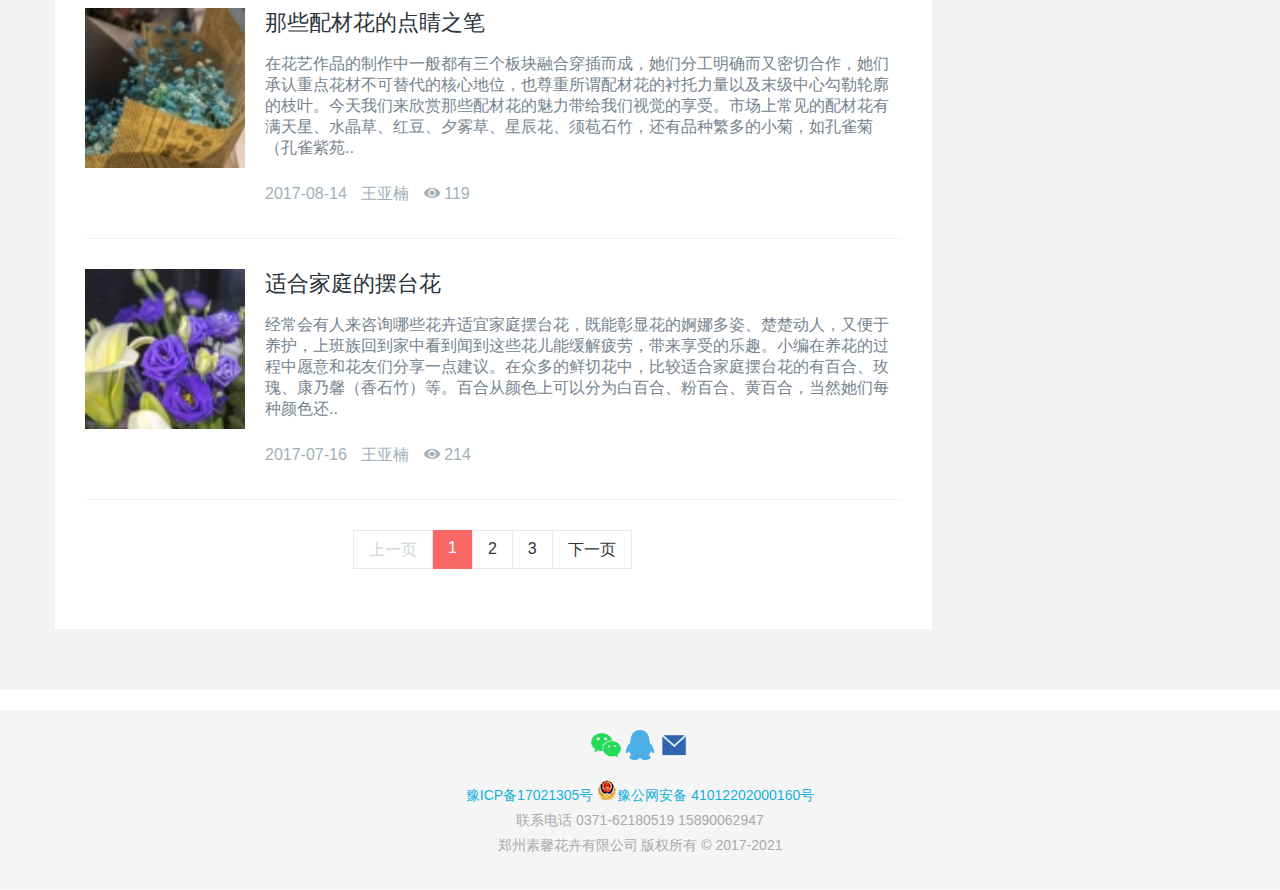
<file: flowerLanguage.html>
<!DOCTYPE html>
<html lang="en">
<head>
    <meta charset="UTF-8">
    <title>花言花语</title>
    <link rel="stylesheet" href="./css/flowerLanguage.css">
    <link rel="stylesheet" href="./css/iconfont.css">
</head>
<body>
<div class="nav">
    <div class="navContent">
        <div class="logo">
            <a href="" title="素馨花卉">
                <img src="./images/logo.png" alt="">
            </a>
        </div>
        <ul class="navList">
            <li><a href="index.html" title="网站首页">网站首页</a></li>
            <li><a href="" title="花言花语" style="color: #16b0dc">花言花语</a></li>
            <li><a href="dynamic.html" title="素馨动态">素馨动态</a></li>
            <li><a href="" title="淘宝商城">淘宝商城</a></li>
            <li><a href="flowerArt.html" title="素馨花艺">素馨花艺</a></li>
            <li><a href="suggest.html" title="留言建议">留言建议</a></li>
            <li><a href="about.html" title="关于素馨">关于素馨</a></li>
        </ul>
    </div>
</div>
<!--nav-->

<div class="main">
    <div class="mainHead">
        <h1>花言花语</h1>
    </div>
    <div class="mainContent">
        <div class="container">
            <div class="containerLeft">
                <div class="itemList">
                    <div class="containerImg">
                        <a href=""><img src="./images/language1.jpg" alt="" title="百花庆新年"></a>
                    </div>
                    <div class="containerContent">
                        <div class="itemFont">
                            <h2><a href="" title="百花庆新年">百花庆新年</a></h2>
                            <p class="itemContent1">新年的钟声马上就要敲响，人们忙着贴春联、办年货、访亲友，花卉市场的鲜切花也争先恐后送来祝福。</p>
                            <div class="itemOther">
                                <span>2019-02-13</span>
                                <span style="margin-left: 10px">王亚楠</span>
                                <i class="iconfont icon-ai-eye" style="margin-left: 10px"></i>
                                <span>44</span>
                            </div>
                        </div>
                    </div>
                </div>
                <!--item1-->
                <div class="itemList">
                    <div class="containerImg">
                        <a href=""><img src="./images/language2.jpg" alt="" title="多肉入新家"></a>
                    </div>
                    <div class="containerContent">
                        <div class="itemFont">
                            <h2><a href="" title="多肉入新家">多肉入新家</a></h2>
                            <p class="itemContent">多肉必须经过一段时间适应期，也就是安全度过缓苗期，就说明她入盆成功，真正进入新家了。首先我们需要晾根、修根、再晾根。把刚入手的多肉放在阴凉通风处晾1-2天，这样那些失去生命力的老根、腐根用手轻轻一捋就掉了，根系如果不清理干净，会影响她吸收水肥，也会蔓延到健康根系影响生长。修理干净后在阴凉处再晾1-2天就可以入盆了。</p>
                            <div class="itemOther">
                                <span>2018-07-15</span>
                                <span style="margin-left: 10px">王亚楠</span>
                                <i class="iconfont icon-ai-eye" style="margin-left: 10px"></i>
                                <span>841</span>
                            </div>
                        </div>
                    </div>
                </div>
                <!--item2-->
                <div class="itemList">
                    <div class="containerImg">
                        <a href=""><img src="./images/language3.jpg" alt="" title="爱莲说"></a>
                    </div>
                    <div class="containerContent">
                        <div class="itemFont">
                            <h2><a href="" title="爱莲说">爱莲说</a></h2>
                            <p class="itemContent1">六月份的尾巴，气候似乎比往年又燥热了些许。花卉市场的鲜切花生的愈发绚丽多姿，不过最夺目的当属那“出淤泥而不染”的睡莲了。</p>
                            <div class="itemOther">
                                <span>2018-06-30</span>
                                <span style="margin-left: 10px">王亚楠</span>
                                <i class="iconfont icon-ai-eye" style="margin-left: 10px"></i>
                                <span>315</span>
                            </div>
                        </div>
                    </div>
                </div>
                <!--item3-->
                <div class="itemList">
                    <div class="containerImg">
                        <a href=""><img src="./images/language4.jpg" alt="" title="花在冬日"></a>
                    </div>
                    <div class="containerContent">
                        <div class="itemFont">
                            <h2><a href="" title="花在冬日">花在冬日</a></h2>
                            <p class="itemContent">初雪悄然而至，洋洋洒洒飘了数日，难得天空放晴，这些花儿最让人心心念念了！冬日的花房比起其他季节并没有逊色，反而多了一丝暖意与新意！鲜花工作室向他人展示的不仅是花卉本身的价值，更多的花艺工作者更愿意把自身对鲜花的理念，对美的追求，对惬意生活的感受与大家分享！</p>
                            <div class="itemOther">
                                <span>2018-01-8</span>
                                <span style="margin-left: 10px">王亚楠</span>
                                <i class="iconfont icon-ai-eye" style="margin-left: 10px"></i>
                                <span>233</span>
                            </div>
                        </div>
                    </div>
                </div>
                <!--item4-->
                <div class="itemList">
                    <div class="containerImg">
                        <a href=""><img src="./images/language5.jpg" alt="" title="最适合教师节的迷你花束"></a>
                    </div>
                    <div class="containerContent">
                        <div class="itemFont">
                            <h2><a href="" title="最适合教师节的迷你花束">最适合教师节的迷你花束</a></h2>
                            <p class="itemContent">在诸多的传统节日中，教师节是一个既令人肃然起敬又饱含慈爱深情的节日。自古以来就有“一日为师终身为父”的深刻思想流传，这不仅仅是因为教师这个神圣的岗位为祖国培养了无数栋梁之才，最重要的是作为启蒙者教育后人做人的道理，让一代又一代国人继承着善良、谦和、恭敬等优秀传统品德。所以教师这一职业一直享有“桃李满天下"的美..</p>
                            <div class="itemOther">
                                <span>2017-09-08</span>
                                <span style="margin-left: 10px">王亚楠</span>
                                <i class="iconfont icon-ai-eye" style="margin-left: 10px"></i>
                                <span>240</span>
                            </div>
                        </div>
                    </div>
                </div>
                <!--item5-->
                <div class="itemList0">
                    <div class="containerImg">
                        <a href=""><img src="./images/language6.jpg" alt="" title="秋如黑天鹅般优雅的到来"></a>
                    </div>
                    <div class="containerContent">
                        <div class="itemFont">
                            <h2><a href="" title="秋如黑天鹅般优雅的到来">秋如黑天鹅般优雅的到来</a></h2>
                            <p class="itemContent0">伴着街头偶尔飘落的黄叶，和着萧瑟的凉风划过脸颊的不忍，秋正如镜头中低吟的黑天鹅般优雅的到来，不声不响，悄然而至，很喜欢她的低调、她的优雅。初秋是一个需要被温暖的季节，恰巧有一些可人的花儿就是这样应景般出现。扶郎花，又名非洲菊、太阳花，就是那么恬静柔美的花儿，很符合秋的气质，秋的模样。在市场上常见的扶郎花颜色常以红色、黄..</p>
                            <div class="itemOther">
                                <span>2017-09-06</span>
                                <span style="margin-left: 10px">王亚楠</span>
                                <i class="iconfont icon-ai-eye" style="margin-left: 10px"></i>
                                <span>108</span>
                            </div>
                        </div>
                    </div>
                </div>
                <!--item6-->
                <div class="itemList0">
                    <div class="containerImg">
                        <a href=""><img src="./images/language7.jpg" alt="" title="那些配材花的点睛之笔"></a>
                    </div>
                    <div class="containerContent">
                        <div class="itemFont">
                            <h2><a href="" title="那些配材花的点睛之笔">那些配材花的点睛之笔</a></h2>
                            <p class="itemContent0">在花艺作品的制作中一般都有三个板块融合穿插而成，她们分工明确而又密切合作，她们承认重点花材不可替代的核心地位，也尊重所谓配材花的衬托力量以及末级中心勾勒轮廓的枝叶。今天我们来欣赏那些配材花的魅力带给我们视觉的享受。市场上常见的配材花有满天星、水晶草、红豆、夕雾草、星辰花、须苞石竹，还有品种繁多的小菊，如孔雀菊（孔雀紫苑..</p>
                            <div class="itemOther">
                                <span>2017-08-14</span>
                                <span style="margin-left: 10px">王亚楠</span>
                                <i class="iconfont icon-ai-eye" style="margin-left: 10px"></i>
                                <span>119</span>
                            </div>
                        </div>
                    </div>
                </div>
                <!--item7-->
                <div class="itemList0">
                    <div class="containerImg">
                        <a href=""><img src="./images/language8.jpg" alt="" title="适合家庭的摆台花"></a>
                    </div>
                    <div class="containerContent">
                        <div class="itemFont">
                            <h2><a href="" title="适合家庭的摆台花">适合家庭的摆台花</a></h2>
                            <p class="itemContent0">经常会有人来咨询哪些花卉适宜家庭摆台花，既能彰显花的婀娜多姿、楚楚动人，又便于养护，上班族回到家中看到闻到这些花儿能缓解疲劳，带来享受的乐趣。小编在养花的过程中愿意和花友们分享一点建议。在众多的鲜切花中，比较适合家庭摆台花的有百合、玫瑰、康乃馨（香石竹）等。百合从颜色上可以分为白百合、粉百合、黄百合，当然她们每种颜色还..</p>
                            <div class="itemOther">
                                <span>2017-07-16</span>
                                <span style="margin-left: 10px">王亚楠</span>
                                <i class="iconfont icon-ai-eye" style="margin-left: 10px"></i>
                                <span>214</span>
                            </div>
                        </div>
                    </div>
                </div>
                <!--item8-->
                <ul class="itemButton">
                    <li class="buttonLast">上一页</li>
                    <li class="number1">1</li>
                    <li class="number"><a href="">2</a></li>
                    <li class="number"><a href="">3</a></li>
                    <li class="buttonNext"><a href="">下一页</a></li>
                </ul>
            </div>
            <div class="containerRight">
                <div class="rightContent">
                    <div class="search">
                        <input type="text" placeholder="    Search">
                        <a href=""><i class="iconfont icon-sousuo"></i></a>
                    </div>
                    <div class="recommend">
                        <h3>为您推荐</h3>
                        <ul class="listGroup">
                            <li class="listItem">
                                <a href="" title="适合家庭的摆台花">适合家庭的摆台花</a>
                            </li>
                            <li class="listItem">
                                <a href="" title="夏日里的一抹清凉">夏日里的一抹清凉</a>
                            </li>
                            <li class="listItem">
                                <a href="" title="亲临进口花材">亲临进口花材</a>
                            </li>
                        </ul>
                        <h4><a href="">所有文章</a></h4>
                    </div>
                </div>
            </div>
        </div>
    </div>
</div>
<!--main-->

<div class="footer">
    <div class="footerTop"></div>
    <div class="footerContent">
        <div class="footerSocial">
            <div class="footerImg">
                <a href=""><img src="./images/WeChat.png" alt=""></a>
                <a href=""><img src="./images/QQ.png" alt=""></a>
                <a href=""><img src="./images/Mail.png" alt=""></a>
            </div>
            <div class="footerNum">
                <a href="">豫ICP备17021305号</a>
                <a href=""><img src="./images/Police.png" alt="" style="width: 20px;height: 20px;" >豫公网安备 41012202000160号</a>
            <p>联系电话 0371-62180519  15890062947</p>
            <p>郑州素馨花卉有限公司 版权所有 © 2017-2021</p>
            </div>
        </div>
    </div>

</div>
<!--footer-->
</body>
</html>
</file>
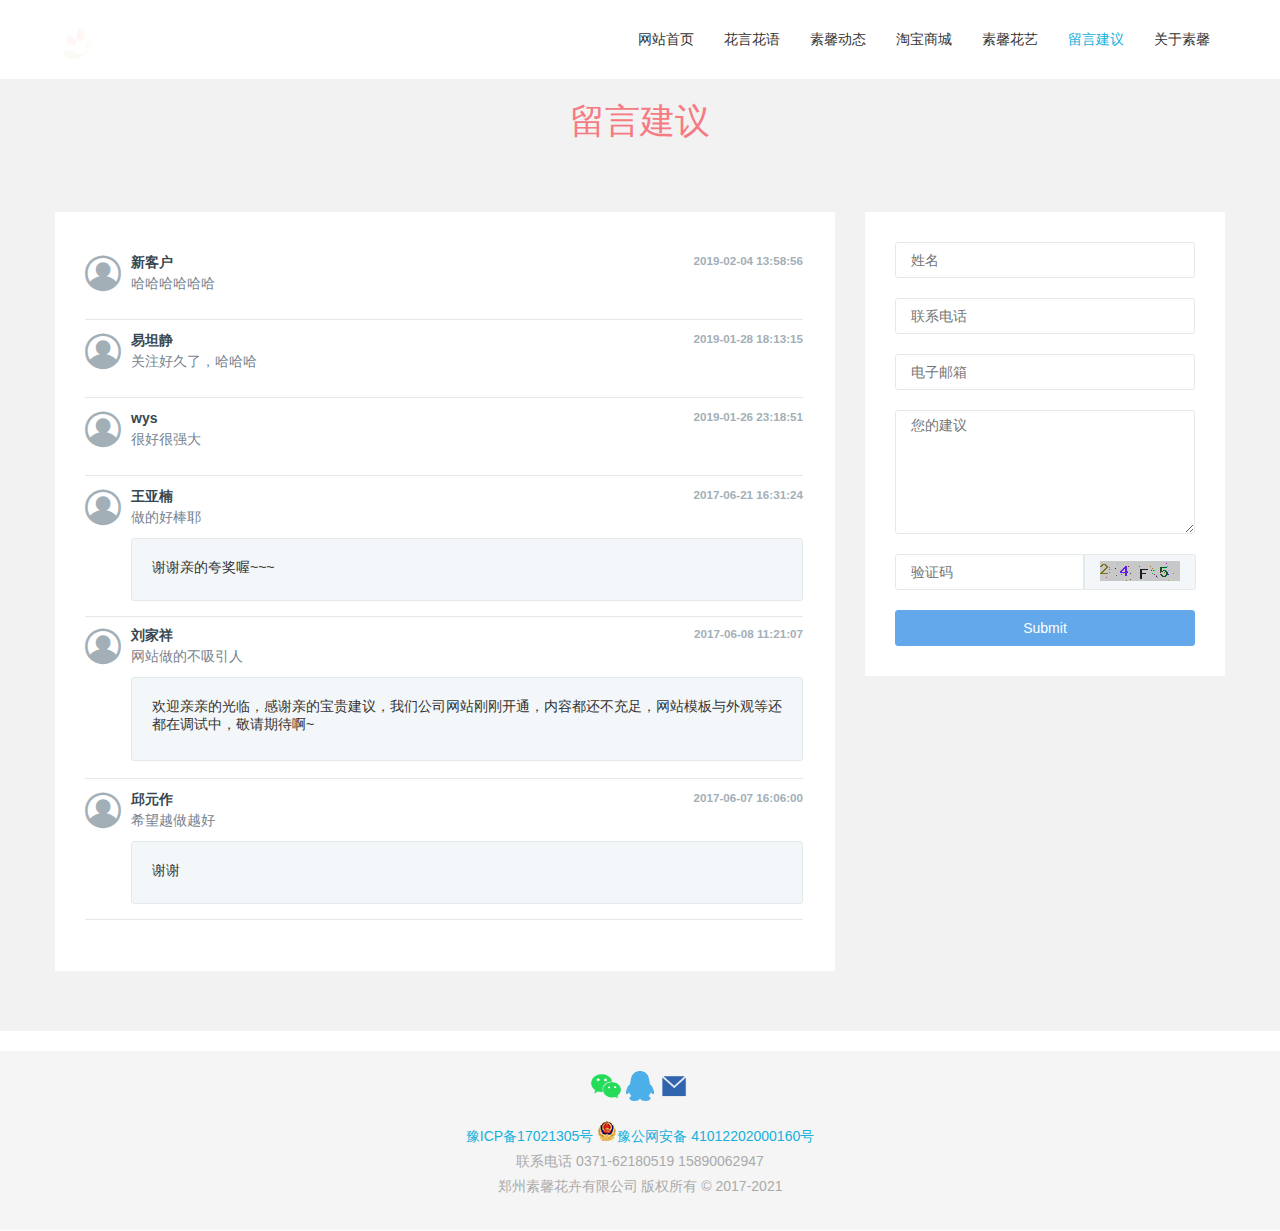
<file: suggest.html>
<!DOCTYPE html>
<html lang="en">
<head>
    <meta charset="UTF-8">
    <title>留言建议</title>
    <link rel="stylesheet" href="./css/suggest.css">
    <link rel="stylesheet" href="./css/iconfont.css">
</head>
<body>
<div class="nav">
    <div class="navContent">
        <div class="logo">
            <a href="" title="素馨花卉">
                <img src="./images/logo.png" alt="">
            </a>
        </div>
        <ul class="navList">
            <li><a href="index.html" title="网站首页">网站首页</a></li>
            <li><a href="flowerLanguage.html" title="花言花语">花言花语</a></li>
            <li><a href="dynamic.html" title="素馨动态">素馨动态</a></li>
            <li><a href="" title="淘宝商城">淘宝商城</a></li>
            <li><a href="flowerArt.html" title="素馨花艺">素馨花艺</a></li>
            <li><a href="" title="留言建议" style="color: #16b0dc">留言建议</a></li>
            <li><a href="about.html" title="关于素馨">关于素馨</a></li>
        </ul>
    </div>
</div>
<!--nav-->

<div class="main">
    <div class="mainHead">
        <h1>留言建议</h1>
    </div>
    <div class="mainContent">
        <div class="container">
            <div class="containerLeft">
                <ul class="listItem">
                    <li class="listGroup">
                        <div class="groupContent">
                            <div class="contentLeft">
                                <i class="iconfont icon-touxiang"></i>
                            </div>
                            <div class="contentRight">
                                <h4>
                                    新客户
                                    <small>2019-02-04 13:58:56</small>
                                </h4>
                                <p>哈哈哈哈哈哈</p>
                            </div>
                        </div>
                    </li>
                    <li class="listGroup">
                        <div class="groupContent">
                            <div class="contentLeft">
                                <i class="iconfont icon-touxiang"></i>
                            </div>
                            <div class="contentRight">
                                <h4>
                                    易坦静
                                    <small>2019-01-28 18:13:15</small>
                                </h4>
                                <p>关注好久了，哈哈哈</p>
                            </div>
                        </div>
                    </li>
                    <li class="listGroup">
                        <div class="groupContent">
                            <div class="contentLeft">
                                <i class="iconfont icon-touxiang"></i>
                            </div>
                            <div class="contentRight">
                                <h4>
                                    wys
                                    <small>2019-01-26 23:18:51</small>
                                </h4>
                                <p>很好很强大</p>
                            </div>
                        </div>
                    </li>
                    <li class="itemGroup">
                        <div class="groupContent">
                            <div class="contentLeft">
                                <i class="iconfont icon-touxiang"></i>
                            </div>
                            <div class="contentRight">
                                <h4>
                                    王亚楠
                                    <small>2017-06-21 16:31:24</small>
                                </h4>
                                <p>做的好棒耶</p>
                                <div>
                                    谢谢亲的夸奖喔~~~
                                </div>
                            </div>
                        </div>
                    </li>
                    <li class="itemGroup1">
                        <div class="groupContent">
                            <div class="contentLeft">
                                <i class="iconfont icon-touxiang"></i>
                            </div>
                            <div class="contentRight">
                                <h4>
                                    刘家祥
                                    <small>2017-06-08 11:21:07</small>
                                </h4>
                                <p>网站做的不吸引人</p>
                                <div class="text">
                                    欢迎亲亲的光临，感谢亲的宝贵建议，我们公司网站刚刚开通，内容都还不充足，网站模板与外观等还都在调试中，敬请期待啊~
                                </div>
                            </div>
                        </div>
                    </li>
                    <li class="itemGroup">
                        <div class="groupContent">
                            <div class="contentLeft">
                                <i class="iconfont icon-touxiang"></i>
                            </div>
                            <div class="contentRight">
                                <h4>
                                    邱元作
                                    <small>2017-06-07 16:06:00</small>
                                </h4>
                                <p>希望越做越好</p>
                                <div>
                                    谢谢
                                </div>
                            </div>
                        </div>
                    </li>
                </ul>
            </div>

            <div class="containerRight">
                <div class="rightContent">
                    <div class="name">
                        <input name="para115" class="formName" type="text" placeholder="姓名 " data-fv-notempty="true" data-fv-message="不能为空" data-fv-field="para115">
                    </div>
                    <div class="tel">
                        <input name="para116" class="formTel" type="text" placeholder="联系电话 " data-fv-notempty="true" data-fv-message="不能为空" data-fv-field="para116">
                    </div>
                    <div class="mail">
                        <input name="para126" class="formMail" type="text" placeholder="电子邮箱 " data-fv-notempty="true" data-fv-message="不能为空" data-fv-field="para126">
                    </div>
                    <div class="suggest">
                        <textarea name="para117" class="formSuggest" data-fv-notempty="true" data-fv-message="不能为空" placeholder="您的建议 " rows="5" data-fv-field="para117"></textarea>
                    </div>
                    <div class="code">
                        <input name="code" type="text" class="formCode" placeholder="验证码" data-fv-notempty="true" data-fv-message="不能为空" data-fv-field="code">
                        <span><img src="./images/code.png" alt=""></span>
                    </div>
                    <div class="submit">
                        <input type="submit" class="btnSubmit">
                    </div>
                </div>
            </div>
        </div>
    </div>
</div>
<!--main-->

<div class="footer">
    <div class="footerTop"></div>
    <div class="footerContent">
        <div class="footerSocial">
            <div class="footerImg">
                <a href=""><img src="./images/WeChat.png" alt=""></a>
                <a href=""><img src="./images/QQ.png" alt=""></a>
                <a href=""><img src="./images/Mail.png" alt=""></a>
            </div>
            <div class="footerNum">
                <a href="">豫ICP备17021305号</a>
                <a href=""><img src="./images/Police.png" alt="" style="width: 20px;height: 20px;" >豫公网安备 41012202000160号</a>
            <p>联系电话 0371-62180519  15890062947</p>
            <p>郑州素馨花卉有限公司 版权所有 © 2017-2021</p>
            </div>
        </div>
    </div>

</div>
<!--footer-->
</body>
</html>
</file>
<file: css/index.css>
html, body, h1, h2, h3, h4, h5, h6, p, pre, ol, ul, li, form, input, textarea {
    margin: 0;
    padding: 0;
    list-style: none;
}

body {
    font: 16px "Microsoft YaHei UI", sans-serif;
    color: #333333;
}

a {
    text-decoration: none;
    color: #333;
}

/*默认样式*/
/*nav*/
.nav {
    width: 100%;
    height: 79px;
    background: rgba(0, 0, 0, 0.15);
    position: fixed;
    top: 0;
}

.navContent {
    width: 1170px;
    height: 100%;
    margin: 0 auto;
}

.logo {
    width: 150px;
    height: 50px;
    float: left;
    margin-top: 14px;
}

/*行内元素*/
.logo a {
    display: block;
    width: 100%;
    height: 100%;
}

.logo a image {
    width: 100%;
    height: 100%;
}

.navList {
    width: 602px;
    height: 100%;
    float: right;
}

.navList li {
    float: left;
    width: 86px;
    height: 100%;
}

.navList li a {
    display: block;
    width: 100%;
    height: 100%;
    text-align: center;
    line-height: 79px;
    font-size: 14px;
    color: #fff;
    transition: color linear .5s;
}

.navList li a:hover {
    color: #16b0dc;
}

/*banner*/
.banner {
    width: 100%;
    height: 799px;
    margin-top: -79px;
}
.banner img{
    width: 100%;
    height: 100%;;
}
/*art*/
.art{
    width: 100%;
    height: 604px;
    padding: 70px 0;
}
.artContent{
    width: 1170px;
    height: 100%;
    margin: 0 auto;
    text-align: center;
}
.artContent h1{
    height: 50px;
    text-align: center;
    font-weight:normal;
}
.artContent p.desc{
    text-align: center;
    font-size: 16px;
    color:#76838f;
}
.artContent .swiper{
    width: 100%;
    height: 476px;
    margin-top: 50px;
}
.swiper .swiperLeft , .swiper .swiperRight{
    float: left;
    width: 75px;
    height: 100%;
    line-height: 476px;
    text-align: center;
}
.swiper .swiperLeft img , .swiper .swiperRight img{
    width: 30px;
    height: 30px;
}
.swiper .swiperMiddle{
    float: left;
    width: 1020px;
    height: 100%;
    overflow: hidden;
}
.swiperMiddle .swiperContent{
    width: 1750px;
    height: 100%;
}
.swiperContent .swiperSlide{
    float: left;
    width: 320px;
    height: 100%;
    margin-right: 30px;
}
.swiper .swiperSlide h4{
    margin: 11px 0;
    color: #37474f;
}
.swiper .swiperSlide p{
    color: #757575;
    font-size: 14px;
    margin-bottom: 32px;
}
.swiper .swiperSlide img{
    width: 320px;
    height: 320px;
    border-radius: 50%;
}
.swiperSlide .look{
    width: 290px;
    height: 22px;
    padding: 6px 15px;
    border: 1px solid #f96868;
    font-size: 14px;
    color: white;
    background: #f96868;
}
.swiper .swiperRight{
     float: right;
     width: 60px;
     height: 476px;
     line-height: 476px;
     text-align: center;
 }
/*flower*/
.flower{
    width: 100%;
    height: 750px;
    background: #f5f5f5;
}
.flowerContent{
    width: 1170px;
    height: 610px;
    padding: 70px 0;
    margin: 0 auto;
}
.flowerContent h1{
    height: 50px;
    text-align: center;
    font-weight:normal;
}
.flowerList{
    width: 100%;
    height: 560px;
}
.flowerList .flowerItem{
    float: left;
    width: 570px;
    height: 110px;
    margin-top: 30px;
    margin-right: 30px;
}
.flowerList .flowerItem:nth-of-type(even){
    margin-right: 0;
}
.flowerItem .ItemThumb{
    float: left;
    width: 160px;
    height: 96px;
}
.ItemThumb a , .ItemThumb a img{
    display: block;
    width: 100%;
    height: 100%;
}
.flowerItem .ItemInfo{
    float: right;
    width: 390px;
    height: 100%;
    font-size: 14px;
    color:#76838f;
}
.ItemInfo h2 a{
    /*display: block;
    height: 100%;
    white-space: nowrap;
    overflow: hidden;
    text-overflow: ellipsis;单行文本溢出*/
    font-weight: 400;
    font-size: 18px;
    transition: all ease .5s;
}
.ItemInfo h2 a:hover{
    color: #16b0dc;
    text-decoration: underline;
}
.ItemInfo p.InfoDesc{
    margin: 5px 0;
    height: 2.8em;
    overflow: hidden;
    position: relative;
}
.ItemInfo p.InfoDesc:after{
    content: "...";
    position: absolute;
    right: 0;
    bottom: 0;
}
/*work*/
.work {
    width: 100%;
    height: 765px;
    background: white;
}

.workContent {
    width: 1170px;
    height: 100%;
    margin: 0 auto;
    padding: 30px;
    text-align: center;
    line-height: 1.8;
}

#workP {
    margin-top: 40px;
    margin-bottom: 20px;
}

.workContent p {
    margin-bottom: 5px;
}

.workContent h1 {
    text-align: center;
    font-weight: normal;
}

.work img {
    width: 530px;
    height: 340px;
    margin-top: 30px;
}


/*footer*/
.footer{
    width: 100%;
    height:200px;
    background: #f5f5f5;
    color: #aaaaaa;
    font-size: 14px;
    margin: 0 auto;
    text-align: center;
}
.footerTop{
    border-top: 1px solid #f0f2f5;
    height: 20px;
    background: white;
}
.footerContent{
    width: 1170px;
    height: 180px;
    margin: 0 auto;
}
.footerSocial .footerImg{
    height: 30px;
}
.footerSocial img{
    width: 30px;
    height: 30px;
    margin-top: 20px;
}
.footerSocial a{
    display: inline-block;
    color: #16b0dc;
}
.footerSocial a:hover{
    color: #16b0dc;
    text-decoration: underline;
}
.footerSocial .footerNum{
    height: 30%;
    margin-top: 20px;
    line-height: 25px;
}
</file>
<file: css/iconfont.css>
@font-face {font-family: "iconfont";
  src: url('iconfont.eot?t=1550388528339'); /* IE9 */
  src: url('iconfont.eot?t=1550388528339#iefix') format('embedded-opentype'), /* IE6-IE8 */
  url('[data-uri]') format('woff2'),
  url('iconfont.woff?t=1550388528339') format('woff'),
  url('iconfont.ttf?t=1550388528339') format('truetype'), /* chrome, firefox, opera, Safari, Android, iOS 4.2+ */
  url('iconfont.svg?t=1550388528339#iconfont') format('svg'); /* iOS 4.1- */
}

.iconfont {
  font-family: "iconfont" !important;
  font-size: 16px;
  font-style: normal;
  -webkit-font-smoothing: antialiased;
  -moz-osx-font-smoothing: grayscale;
}

.icon-htmal5icon10:before {
  content: "\e630";
}

.icon-ai-eye:before {
  content: "\e669";
}

.icon-sousuo:before {
  content: "\e609";
}

.icon-touxiang:before {
  content: "\e620";
}
</file>
<file: css/about.css>
html, body, h1, h2, h3, h4, h5, h6, p, pre, ol, ul, li, form, input, textarea {
    margin: 0;
    padding: 0;
    list-style: none;
}

body {
    font: 16px "Microsoft YaHei UI", sans-serif;
    color: #333333;
}

a {
    text-decoration: none;
    color: #333;
}

/*默认样式*/
/*nav*/
.nav {
    width: 100%;
    height: 79px;
    background: rgba(0, 0, 0, 0.15);
    position: fixed;
    top: 0;
}

.navContent {
    width: 1170px;
    height: 100%;
    margin: 0 auto;
}

.logo {
    width: 150px;
    height: 50px;
    float: left;
    margin-top: 14px;
}

/*行内元素*/
.logo a {
    display: block;
    width: 100%;
    height: 100%;
}

.logo a image {
    width: 100%;
    height: 100%;
}

.navList {
    width: 602px;
    height: 100%;
    float: right;
}

.navList li {
    float: left;
    width: 86px;
    height: 100%;
}

.navList li a {
    display: block;
    width: 100%;
    height: 100%;
    text-align: center;
    line-height: 79px;
    font-size: 14px;
    color: #fff;
    transition: color linear .5s;
}

.navList li a:hover {
    color: #16b0dc;
}

/*banner*/
.banner {
    width: 100%;
    height: 430px;
    margin-top: -79px;
}
.banner img{
    width: 100%;
    height: 100%;;
}

/*work*/
.work {
    width: 100%;
    height: 672px;
    padding: 30px 0;
    background: white;
}

.workContent {
    width: 1170px;
    height: 612px;
    margin: 0 auto;
    padding: 30px;
    text-align: center;
    line-height: 1.8;
}

#workP {
    margin-bottom: 20px;
}

.workContent p {
    margin-bottom: 5px;
}

.work img {
    width: 530px;
    height: 340px;
    margin-top: 32px;
}


/*footer*/
.footer{
    width: 100%;
    height:200px;
    background: #f5f5f5;
    color: #aaaaaa;
    font-size: 14px;
    margin: 0 auto;
    text-align: center;
}
.footerTop{
    border-top: 1px solid #f0f2f5;
    height: 20px;
    background: white;
}
.footerContent{
    width: 1170px;
    height: 180px;
    margin: 0 auto;
}
.footerSocial .footerImg{
    height: 30px;
}
.footerSocial img{
    width: 30px;
    height: 30px;
    margin-top: 20px;
}
.footerSocial a{
    display: inline-block;
    color: #16b0dc;
}
.footerSocial a:hover{
    color: #16b0dc;
    text-decoration: underline;
}
.footerSocial .footerNum{
    height: 30%;
    margin-top: 20px;
    line-height: 25px;
}
</file>
<file: css/dynamic.css>
html, body, h1, h2, h3, h4, h5, h6, p, pre, ol, ul, li, form, input, textarea {
    margin: 0;
    padding: 0;
    list-style: none;
}

body {
    font: 16px "Microsoft YaHei UI", sans-serif;
    color: #333333;
}

a {
    text-decoration: none;
    color: #333;
}

/*默认样式*/
/*nav*/
.nav {
    width: 100%;
    height: 79px;
    background: #fff;
    position: fixed;
    top: 0;
}

.navContent {
    width: 1170px;
    height: 100%;
    margin: 0 auto;
}

.logo {
    width: 150px;
    height: 50px;
    float: left;
    margin-top: 14px;
}

/*行内元素*/
.logo a {
    display: block;
    width: 100%;
    height: 100%;
}

.logo a image {
    width: 100%;
    height: 100%;
}

.navList {
    width: 602px;
    height: 100%;
    float: right;
}

.navList li {
    float: left;
    width: 86px;
    height: 100%;
}

.navList li a {
    display: block;
    width: 100%;
    height: 100%;
    text-align: center;
    line-height: 79px;
    font-size: 14px;
    transition: color linear .5s;
}

.navList li a:hover {
    color: #16b0dc;
}

/*main*/
.main {
    width: 100%;
    height: 1272px;
    margin-top: 30px;
    padding: 30px 0;
    background: #f2f2f2;
    border-top: 1px solid #f0f2f5;
}
.main .mainHead{
    width: 100%;
    height: 120px;
    display: flex;
}
.mainHead h1{
    width: 100%;
    height:42px;
    line-height: 42px;
    margin-top: 39px;
    text-align: center;
    color: #F67A82;
    font-size: 35px;
    font-weight: 400;
}
.main .mainContent{
    width: 100%;
    height: 1191px;
    border-top: 1px solid #f0f2f5;
    padding: 30px 0;
}
.mainContent .container{
    width: 1170px;
    height: 100%;
    margin: 0 auto;
}
.container .containerLeft{
    width: 817px;
    height: 1071px;
    padding: 30px;
    float: left;
    background: #fff;
}
.containerLeft .itemList{
    width: 100%;
    height: 160px;
    border-bottom: 1px solid #f0f2f5;
    padding-bottom: 30px;
    margin-bottom: 30px;
}
.containerLeft .containerImg{
    width: 160px;
    height: 160px;
    padding-right: 20px;
    float: left;
}
.containerImg img{
    width: 160px;
    height: 160px;
}
.itemList .containerContent , .itemList0 .containerContent{
    width: 263px;
    height: 100%;
    margin-bottom: 15px;
    float: right;
    background: #fff;
}
.containerContent .itemFont{
    width: 637px;
    height: 100%;
    float: right;
    color: #76838f;
    font-size: 16px;
}
.itemFont h2{
    margin-bottom: 16px;
}
.itemFont h2 a{
    font-weight: 400;
    font-size: 22px;
    color: #2a333c;
    transition: all ease .5s;
}
.itemFont h2 a:hover{
    color: #62a8ea;
    text-decoration: underline;
}
.itemFont p.itemContent{
    height: 96px;
}
.itemFont .itemOther{
    color: #a3afb7;
    font-size: 16px;
}

.containerLeft .itemList0{
    width: 100%;
    height: 200px;
    border-bottom: 1px solid #f0f2f5;
    padding-bottom: 30px;
    margin-bottom: 30px;
}

.itemFont p.itemContent0{
    height: 130px;
}
.itemFont p.itemContent2{
    height: 72px;
}

.itemFont p.itemContent1{
    height: 58px;
}
.itemFont p.itemContent3{
    height: 34px;
}
.containerLeft .itemButton{
    width: 281px;
    height: 39px;
    margin: 0 auto;
    display: flex;
}
.itemButton .buttonLast , .buttonNext{
    border: 1px solid #e4eaec;
    padding: 9px 15px;
    background: #fff;
    color: #ccd5db;
}
.itemButton .number1{
    background: #f86867;
    padding: 9px 15px;
    border-color: #f86867;
    color: #fff;
}
.itemButton .number{
    border: 1px solid #e4eaec;
    border-right: none;
    background: #fff;
    padding: 9px 15px;
    color: #76838f;
}
.number:hover , .buttonNext:hover{
    background: #ccc;
}
.container .containerRight{
    width: 263px;
    height: 354px;
    margin-bottom: 15px;
    float: right;
    background: #fff;
}
.containerRight .rightContent{
    width: 223px;
    height: 314px;
    margin: 20px;
}
.rightContent input{
    width: 223px;
    height: 36px;
    background: transparent;
    border: 1px solid #e4eaec;
    border-radius: 30px;
}
.rightContent a i{
    margin-top: -28px;
    margin-right: 10px;
    float: right;
}
.containerRight .recommend{
    height: 161px;
    margin: 20px 0;
    padding: 20px 0;
    border-top: 1px solid #f0f2f5;
    border-bottom: 1px solid #f0f2f5;
}
.recommend h3{
    font-size: 18px;
    font-weight: 300;
}
.recommend .listGroup{
    height: 130px;
    margin-top: 10px;
}
.listGroup .listItem{
    width: 191px;
    height: 22px;
    padding: 10px 15px;
    margin-bottom: -1px;
    background: #fff;
    border: 1px solid #e4eaec;
}
.itemList:first-child {
    border-top-left-radius: 3px;
    border-top-right-radius: 3px;
}
.itemList:last-child {
    border-bottom-left-radius: 3px;
    border-bottom-right-radius: 3px;
}
.listItem a{
    color: #2a333c;
    font-size: 15px;
}
.listItem a:hover{
    color: #62a8ea;
    text-decoration: underline;
}
h4 {
    font-size: 16px;
    color: #2a333c;
    font-weight: 300;
    margin-top: 50px;
}
h4 a:hover{
    color: #62a8ea;
    text-decoration: underline;
    margin-top: 50px;
}


/*footer*/
.footer{
    width: 100%;
    height:200px;
    background: #f5f5f5;
    color: #aaaaaa;
    font-size: 14px;
    margin: 0 auto;
    text-align: center;
}
.footerTop{
    border-top: 1px solid #f0f2f5;
    height: 20px;
    background: white;
}
.footerContent{
    width: 1170px;
    height: 180px;
    margin: 0 auto;
}
.footerSocial .footerImg{
    height: 30px;
}
.footerSocial img{
    width: 30px;
    height: 30px;
    margin-top: 20px;
}
.footerSocial a{
    display: inline-block;
    color: #16b0dc;
}
.footerSocial a:hover{
    color: #16b0dc;
    text-decoration: underline;
}
.footerSocial .footerNum{
    height: 30%;
    margin-top: 20px;
    line-height: 25px;
}
</file>
<file: css/flowerArt.css>
html, body, h1, h2, h3, h4, h5, h6, p, pre, ol, ul, li, form, input, textarea {
    margin: 0;
    padding: 0;
    list-style: none;
}

body {
    font: 16px "Microsoft YaHei UI", sans-serif;
    color: #333333;
}

a {
    text-decoration: none;
    color: #333;
}

/*默认样式*/
/*nav*/
.nav {
    width: 100%;
    height: 79px;
    background: #fff;
    position: fixed;
    top: 0;
}

.navContent {
    width: 1170px;
    height: 100%;
    margin: 0 auto;
}

.logo {
    width: 150px;
    height: 50px;
    float: left;
    margin-top: 14px;
}

/*行内元素*/
.logo a {
    display: block;
    width: 100%;
    height: 100%;
}

.logo a image {
    width: 100%;
    height: 100%;
}

.navList {
    width: 602px;
    height: 100%;
    float: right;
}

.navList li {
    float: left;
    width: 86px;
    height: 100%;
}

.navList li a {
    display: block;
    width: 100%;
    height: 100%;
    text-align: center;
    line-height: 79px;
    font-size: 14px;
    transition: color linear .5s;
}

.navList li a:hover {
    color: #16b0dc;
}

/*main*/
.main {
    width: 100%;
    height: 1090px;
    margin-top: 30px;
    padding: 30px 0;
    display: flex;
    flex-wrap: wrap;
    background: #fff;
    border-top: 1px solid #f0f2f5;
}
.main .mainBox{
    width: 674.5px;
    height: 545px;
    overflow: hidden;
    position: relative;
}
.mainBox img{
    width: 100%;
    height: 100%;
}
.mainBox img:hover{
    transform: scale(1.1);
    transition: all 1s;
}
.mainBox .imgBox{
    width: 120px;
    height: 137px;
    display: flex;
    flex-wrap: wrap;
    position: absolute;
    top: 204px;
    left: 277px;
}
.mainBox:hover .imgBox .date{
    color: #fff;
}
.mainBox:hover .imgBox .line{
    background: #fff;
}
.mainBox:hover .imgBox h3{
    color: #fff;
}
.mainBox:hover .imgBox button{
    color: #fff;
}
.imgBox .date{
    height: 38px;
    font-size: 14px;
    color: rgba(255,255,255,0.5);
    margin: 0 auto;
}
.imgBox .line{
    width: 20px;
    height: 2px;
    margin: 15px 50px;
    background: rgba(255,255,255,0.5);
}
.imgBox h3{
    color: rgba(255,255,255,0.5);
    margin: 0 auto;
}
.imgBox button{
    height: 34px;
    color: rgba(255,255,255,0.5);
    margin: 0 auto;
    background: transparent;
    padding: 6px 15px;
    font-size: 14px;
    border-radius: 3px;
    border: 1px solid #e4eaec;
}
.imgBox button:hover{
    color: #e4eaec;
    background: #fff;
}

/*footer*/
.footer{
    width: 100%;
    height:200px;
    background: #f5f5f5;
    color: #aaaaaa;
    font-size: 14px;
    margin: 0 auto;
    text-align: center;
}
.footerTop{
    border-top: 1px solid #f0f2f5;
    height: 20px;
    background: white;
}
.footerContent{
    width: 1170px;
    height: 180px;
    margin: 0 auto;
}
.footerSocial .footerImg{
    height: 30px;
}
.footerSocial img{
    width: 30px;
    height: 30px;
    margin-top: 20px;
}
.footerSocial a{
    display: inline-block;
    color: #16b0dc;
}
.footerSocial a:hover{
    color: #16b0dc;
    text-decoration: underline;
}
.footerSocial .footerNum{
    height: 30%;
    margin-top: 20px;
    line-height: 25px;
}
</file>
<file: css/flowerLanguage.css>
html, body, h1, h2, h3, h4, h5, h6, p, pre, ol, ul, li, form, input, textarea {
    margin: 0;
    padding: 0;
    list-style: none;
}

body {
    font: 16px "Microsoft YaHei UI", sans-serif;
    color: #333333;
}

a {
    text-decoration: none;
    color: #333;
}

/*默认样式*/
/*nav*/
.nav {
    width: 100%;
    height: 79px;
    background: #fff;
    position: fixed;
    top: 0;
}

.navContent {
    width: 1170px;
    height: 100%;
    margin: 0 auto;
}

.logo {
    width: 150px;
    height: 50px;
    float: left;
    margin-top: 14px;
}

/*行内元素*/
.logo a {
    display: block;
    width: 100%;
    height: 100%;
}

.logo a image {
    width: 100%;
    height: 100%;
}

.navList {
    width: 602px;
    height: 100%;
    float: right;
}

.navList li {
    float: left;
    width: 86px;
    height: 100%;
}

.navList li a {
    display: block;
    width: 100%;
    height: 100%;
    text-align: center;
    line-height: 79px;
    font-size: 14px;
    transition: color linear .5s;
}

.navList li a:hover {
    color: #16b0dc;
}

/*main*/
.main {
    width: 100%;
    height: 2198px;
    margin-top: 30px;
    padding: 30px 0;
    background: #f2f2f2;
    border-top: 1px solid #f0f2f5;
}
.main .mainHead{
    width: 100%;
    height: 120px;
    display: flex;
}
.mainHead h1{
    width: 100%;
    height:42px;
    line-height: 42px;
    margin-top: 39px;
    text-align: center;
    color: #F67A82;
    font-size: 35px;
    font-weight: 400;
}
.main .mainContent{
    width: 100%;
    height: 2017px;
    border-top: 1px solid #f0f2f5;
    padding: 30px 0;
}
.mainContent .container{
    width: 1170px;
    height: 100%;
    margin: 0 auto;
}
.container .containerLeft{
    width: 817px;
    height: 1957px;
    padding: 30px;
    float: left;
    background: #fff;
}
.containerLeft .itemList{
    width: 100%;
    height: 160px;
    border-bottom: 1px solid #f0f2f5;
    padding-bottom: 30px;
    margin-bottom: 30px;
}
.containerLeft .containerImg{
    width: 160px;
    height: 160px;
    padding-right: 20px;
    float: left;
}
.containerImg img{
    width: 160px;
    height: 160px;
}
.itemList .containerContent , .itemList0 .containerContent{
    width: 263px;
    height: 100%;
    margin-bottom: 15px;
    float: right;
    background: #fff;
}
.containerContent .itemFont{
    width: 637px;
    height: 100%;
    float: right;
    color: #76838f;
    font-size: 16px;
}
.itemFont h2{
    margin-bottom: 16px;
}
.itemFont h2 a{
    font-weight: 400;
    font-size: 22px;
    color: #2a333c;
    transition: all ease .5s;
}
.itemFont h2 a:hover{
    color: #62a8ea;
    text-decoration: underline;
}
.itemFont p.itemContent{
    height: 96px;
}
.itemFont .itemOther{
    color: #a3afb7;
    font-size: 16px;
}

.containerLeft .itemList0{
    width: 100%;
    height: 200px;
    border-bottom: 1px solid #f0f2f5;
    padding-bottom: 30px;
    margin-bottom: 30px;
}

.itemFont p.itemContent0{
    height: 130px;
}

.itemFont p.itemContent1{
    height: 58px;
}
.containerLeft .itemButton{
    width: 281px;
    height: 39px;
    margin: 0 auto;
    display: flex;
}
.itemButton .buttonLast , .buttonNext{
    border: 1px solid #e4eaec;
    padding: 9px 15px;
    background: #fff;
    color: #ccd5db;
}
.itemButton .number1{
    background: #f86867;
    padding: 9px 15px;
    border-color: #f86867;
    color: #fff;
}
.itemButton .number{
    border: 1px solid #e4eaec;
    border-right: none;
    background: #fff;
    padding: 9px 15px;
    color: #76838f;
}
.number:hover , .buttonNext:hover{
    background: #e4eaec;
}
.container .containerRight{
    width: 263px;
    height: 354px;
    margin-bottom: 15px;
    float: right;
    background: #fff;
}
.containerRight .rightContent{
    width: 223px;
    height: 314px;
    margin: 20px;
}
.rightContent input{
    width: 223px;
    height: 36px;
    background: transparent;
    border: 1px solid #e4eaec;
    border-radius: 30px;
}
.rightContent a i{
    margin-top: -28px;
    margin-right: 10px;
    float: right;
}
.containerRight .recommend{
    height: 161px;
    margin: 20px 0;
    padding: 20px 0;
    border-top: 1px solid #f0f2f5;
    border-bottom: 1px solid #f0f2f5;
}
.recommend h3{
    font-size: 18px;
    font-weight: 300;
}
.recommend .listGroup{
    height: 130px;
    margin-top: 10px;
}
.listGroup .listItem{
    width: 191px;
    height: 22px;
    padding: 10px 15px;
    margin-bottom: -1px;
    background: #fff;
    border: 1px solid #e4eaec;
}
.itemList:first-child {
    border-top-left-radius: 3px;
    border-top-right-radius: 3px;
}
.itemList:last-child {
    border-bottom-left-radius: 3px;
    border-bottom-right-radius: 3px;
}
.listItem a{
    color: #2a333c;
    font-size: 15px;
}
.listItem a:hover{
    color: #62a8ea;
    text-decoration: underline;
}
h4 {
    font-size: 16px;
    color: #2a333c;
    font-weight: 300;
    margin-top: 50px;
}
h4 a:hover{
    color: #62a8ea;
    text-decoration: underline;
    margin-top: 50px;
}


/*footer*/
.footer{
    width: 100%;
    height:200px;
    background: #f5f5f5;
    color: #aaaaaa;
    font-size: 14px;
    margin: 0 auto;
    text-align: center;
}
.footerTop{
    border-top: 1px solid #f0f2f5;
    height: 20px;
    background: white;
}
.footerContent{
    width: 1170px;
    height: 180px;
    margin: 0 auto;
}
.footerSocial .footerImg{
    height: 30px;
}
.footerSocial img{
    width: 30px;
    height: 30px;
    margin-top: 20px;
}
.footerSocial a{
    display: inline-block;
    color: #16b0dc;
}
.footerSocial a:hover{
    color: #16b0dc;
    text-decoration: underline;
}
.footerSocial .footerNum{
    height: 30%;
    margin-top: 20px;
    line-height: 25px;
}
</file>
<file: css/suggest.css>
html, body, h1, h2, h3, h4, h5, h6, p, pre, ol, ul, li, form, input, textarea {
    margin: 0;
    padding: 0;
    list-style: none;
}

body {
    font: 16px "Microsoft YaHei UI", sans-serif;
    color: #333333;
}

a {
    text-decoration: none;
    color: #333;
}

/*默认样式*/
/*nav*/
.nav {
    width: 100%;
    height: 79px;
    background: #fff;
    position: fixed;
    top: 0;
}

.navContent {
    width: 1170px;
    height: 100%;
    margin: 0 auto;
}

.logo {
    width: 150px;
    height: 50px;
    float: left;
    margin-top: 14px;
}

/*行内元素*/
.logo a {
    display: block;
    width: 100%;
    height: 100%;
}

.logo a image {
    width: 100%;
    height: 100%;
}

.navList {
    width: 602px;
    height: 100%;
    float: right;
}

.navList li {
    float: left;
    width: 86px;
    height: 100%;
}

.navList li a {
    display: block;
    width: 100%;
    height: 100%;
    text-align: center;
    line-height: 79px;
    font-size: 14px;
    transition: color linear .5s;
}

.navList li a:hover {
    color: #16b0dc;
}

/*main*/
.main {
    width: 100%;
    height: 939px;
    margin-top: 30px;
    padding: 30px 0;
    background: #f2f2f2;
    border-top: 1px solid #f0f2f5;
}
.main .mainHead{
    width: 100%;
    height: 120px;
    display: flex;
}
.mainHead h1{
    width: 100%;
    height:42px;
    line-height: 42px;
    margin-top: 39px;
    text-align: center;
    color: #F67A82;
    font-size: 35px;
    font-weight: 400;
}
.main .mainContent{
    width: 100%;
    height: 699px;
    border-top: 1px solid #f0f2f5;
    padding: 30px 0;
}
.mainContent .container{
    width: 1170px;
    height: 100%;
    margin: 0 auto;
}
.container .containerLeft{
    width: 720px;
    height: 699px;
    padding: 30px;
    float: left;
    background: #fff;
}
.containerLeft .listItem{
    width: 100%;
    height: 679px;
    margin-bottom: 20px;
}
.listItem .listGroup{
    width: 718px;
    height: 57px;
    padding: 10px 0;
    border-top: 1px solid #e4eaec;
}
.listItem .itemGroup{
    width: 718px;
    height: 120px;
    padding: 10px 0;
    border-top: 1px solid #e4eaec;
}
.listItem .itemGroup1{
    width: 718px;
    height: 141px;
    padding: 10px 0;
    border-top: 1px solid #e4eaec;
}
.listGroup:first-child{
    border: none;
}
.itemGroup:last-child{
    border-top: 1px solid #e4eaec;
    border-bottom: 1px solid #e4eaec;
}
.listGroup .groupContent{
    width: 100%;
    height: 53px;
    padding: 2px 0;
}
.itemGroup .groupContent{
    width: 100%;
    height: 116px;
    padding: 2px 0;
}
.itemGroup .groupContent{
    width: 100%;
    height: 137px;
    padding: 2px 0;
}
.groupContent .contentLeft{
    width: 46px;
    height: 100%;
    float: left;
}
.contentLeft i{
    font-size: 36px;
    color: #a3afb7;
    margin-right: 10px;
}
.groupContent .contentRight{
    width: 672px;
    height: 100%;
    float: right;
}
.contentRight h4{
    height: 16px;
    font-size: 14px;
    margin-top: 0;
    margin-bottom: 5px;
    color: #37474f;
}
.contentRight div{
    width: 630px;
    height: 21px;
    background-color: #f3f7f9;
    border: 1px solid #e4eaec;
    border-radius: 3px;
    padding: 20px;
    font-size: 14px;
}
.contentRight .text{
    width: 630px;
    height: 42px;
    background-color: #f3f7f9;
    border: 1px solid #e4eaec;
    border-radius: 3px;
    padding: 20px;
    font-size: 14px;
}
h4 small{
    float: right;
    color: #a3afb7;
}
.contentRight p{
    font-size: 14px;
    color: #76838f;
    margin-bottom: 11px;
}
.container .containerRight{
    width: 300px;
    height: 404px;
    padding: 30px;
    margin-bottom: 15px;
    float: right;
    background: #fff;
}
.containerRight .rightContent{
    width: 300px;
    height: 404px;
    margin: 0 auto;
    display: flex;
    flex-wrap: wrap;
    align-content: space-between;
}
.rightContent .name , .rightContent .tel , .rightContent .mail , .rightContent .submit{
    width: 300px;
    height: 36px;
}
.rightContent .code{
      width: 300px;
      height: 36px;
    display: flex;
  }
.name .formName , .tel .formTel , .mail .formMail{
    width: 268px;
    height: 22px;
    padding: 6px 15px;
    font-size: 14px;
    color: #76838f;
    background: #fff;
    border: 1px solid #e4eaec;
    border-radius: 3px;
}
.rightContent .suggest{
    width: 300px;
    height: 124px;
}
.suggest .formSuggest{
    width: 268px;
    height: 110px;
    padding: 6px 15px;
    font-size: 14px;
    color: #76838f;
    background: #fff;
    border: 1px solid #e4eaec;
    border-radius: 3px;
}
.code .formCode{
    width: 157px;
    height: 22px;
    padding: 6px 15px;
    font-size: 14px;
    color: #76838f;
    background: #fff;
    border: 1px solid #e4eaec;
    border-top-left-radius: 3px;
    border-bottom-left-radius: 3px;
}
.code span{
    width: 80px;
    height: 22px;
    line-height: 22px;
    padding: 6px 15px;
    color: #76838f;
    text-align: center;
    background: #f3f7f9;
    border: 1px solid #e4eaec;
    border-top-right-radius: 3px;
    border-bottom-right-radius: 3px;
}
.submit .btnSubmit{
    width: 300px;
    height: 36px;
    font-size: 14px;
    color: #fff;
    background: #62a8ea;
    border: 1px solid #62a8ea;
    border-radius: 3px;
}

/*footer*/
.footer{
    width: 100%;
    height:200px;
    background: #f5f5f5;
    color: #aaaaaa;
    font-size: 14px;
    margin: 0 auto;
    text-align: center;
}
.footerTop{
    border-top: 1px solid #f0f2f5;
    height: 20px;
    background: white;
}
.footerContent{
    width: 1170px;
    height: 180px;
    margin: 0 auto;
}
.footerSocial .footerImg{
    height: 30px;
}
.footerSocial img{
    width: 30px;
    height: 30px;
    margin-top: 20px;
}
.footerSocial a{
    display: inline-block;
    color: #16b0dc;
}
.footerSocial a:hover{
    color: #16b0dc;
    text-decoration: underline;
}
.footerSocial .footerNum{
    height: 30%;
    margin-top: 20px;
    line-height: 25px;
}
</file>
